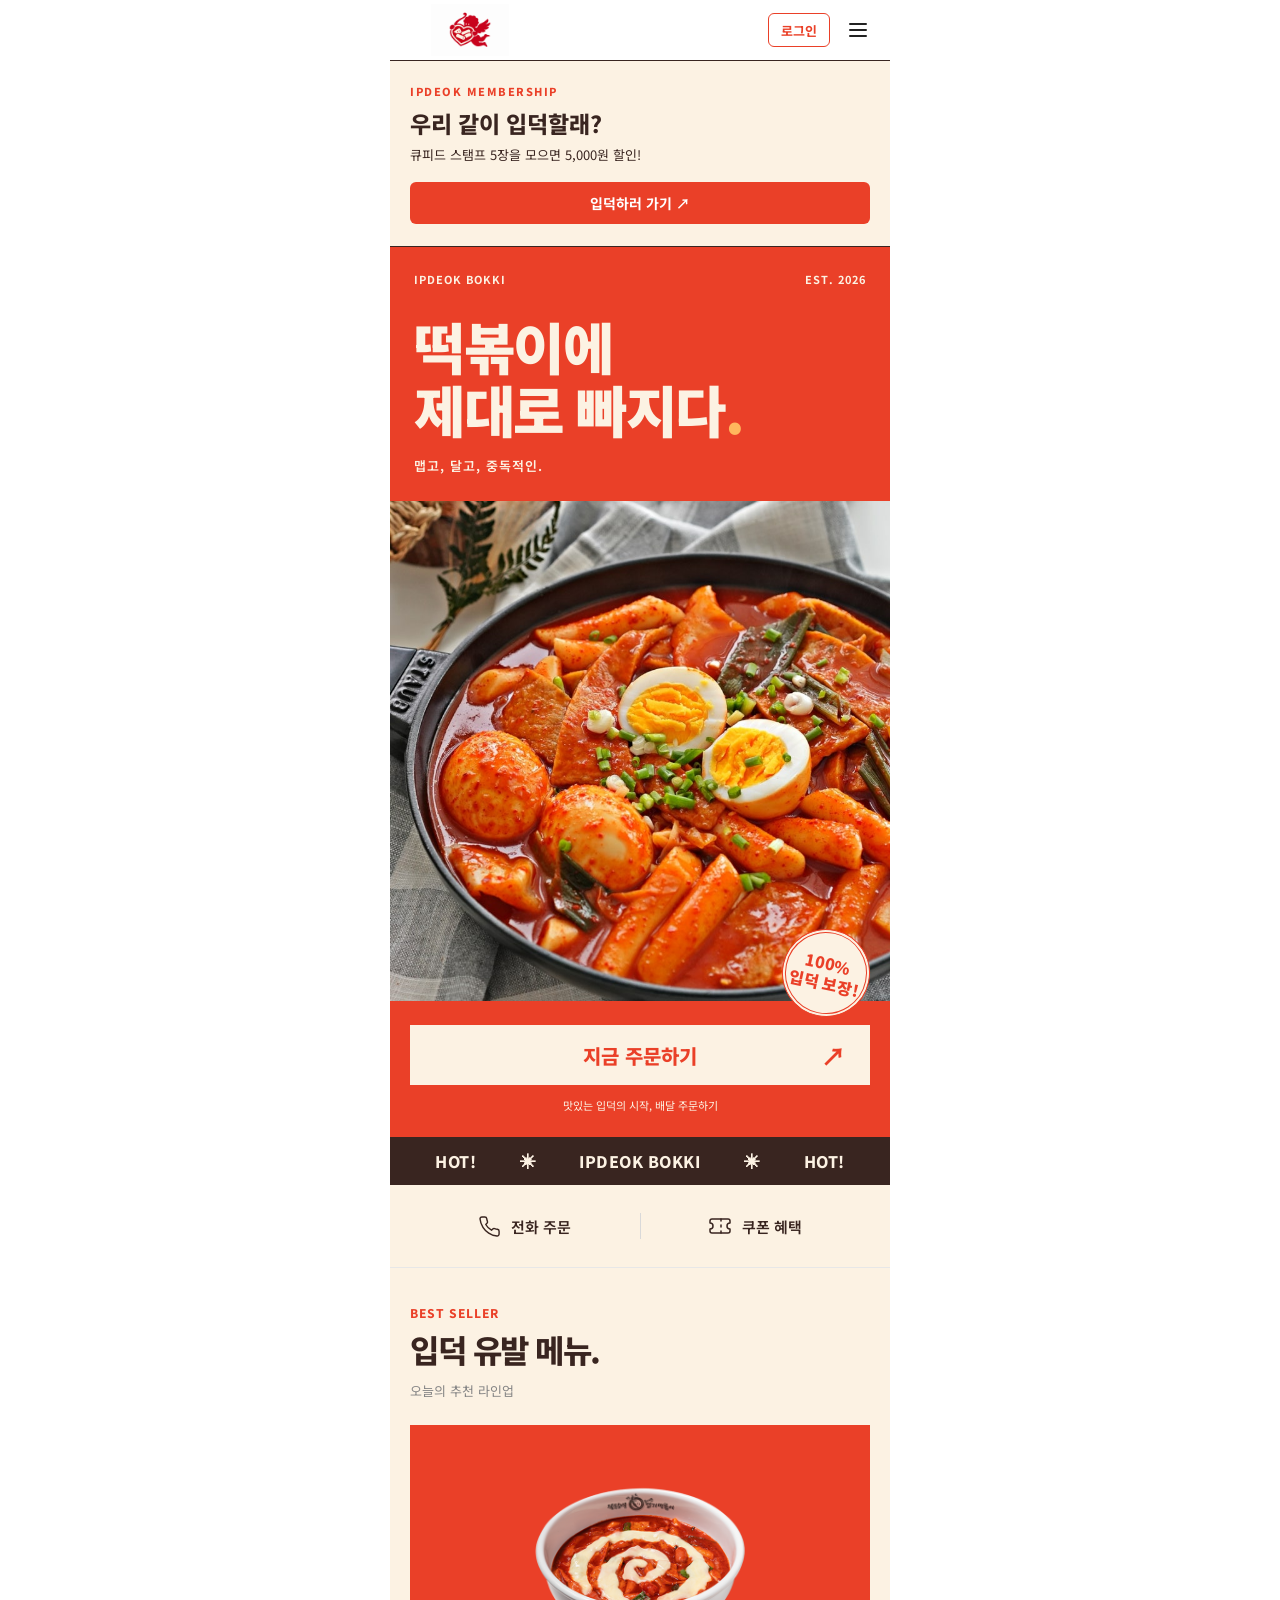
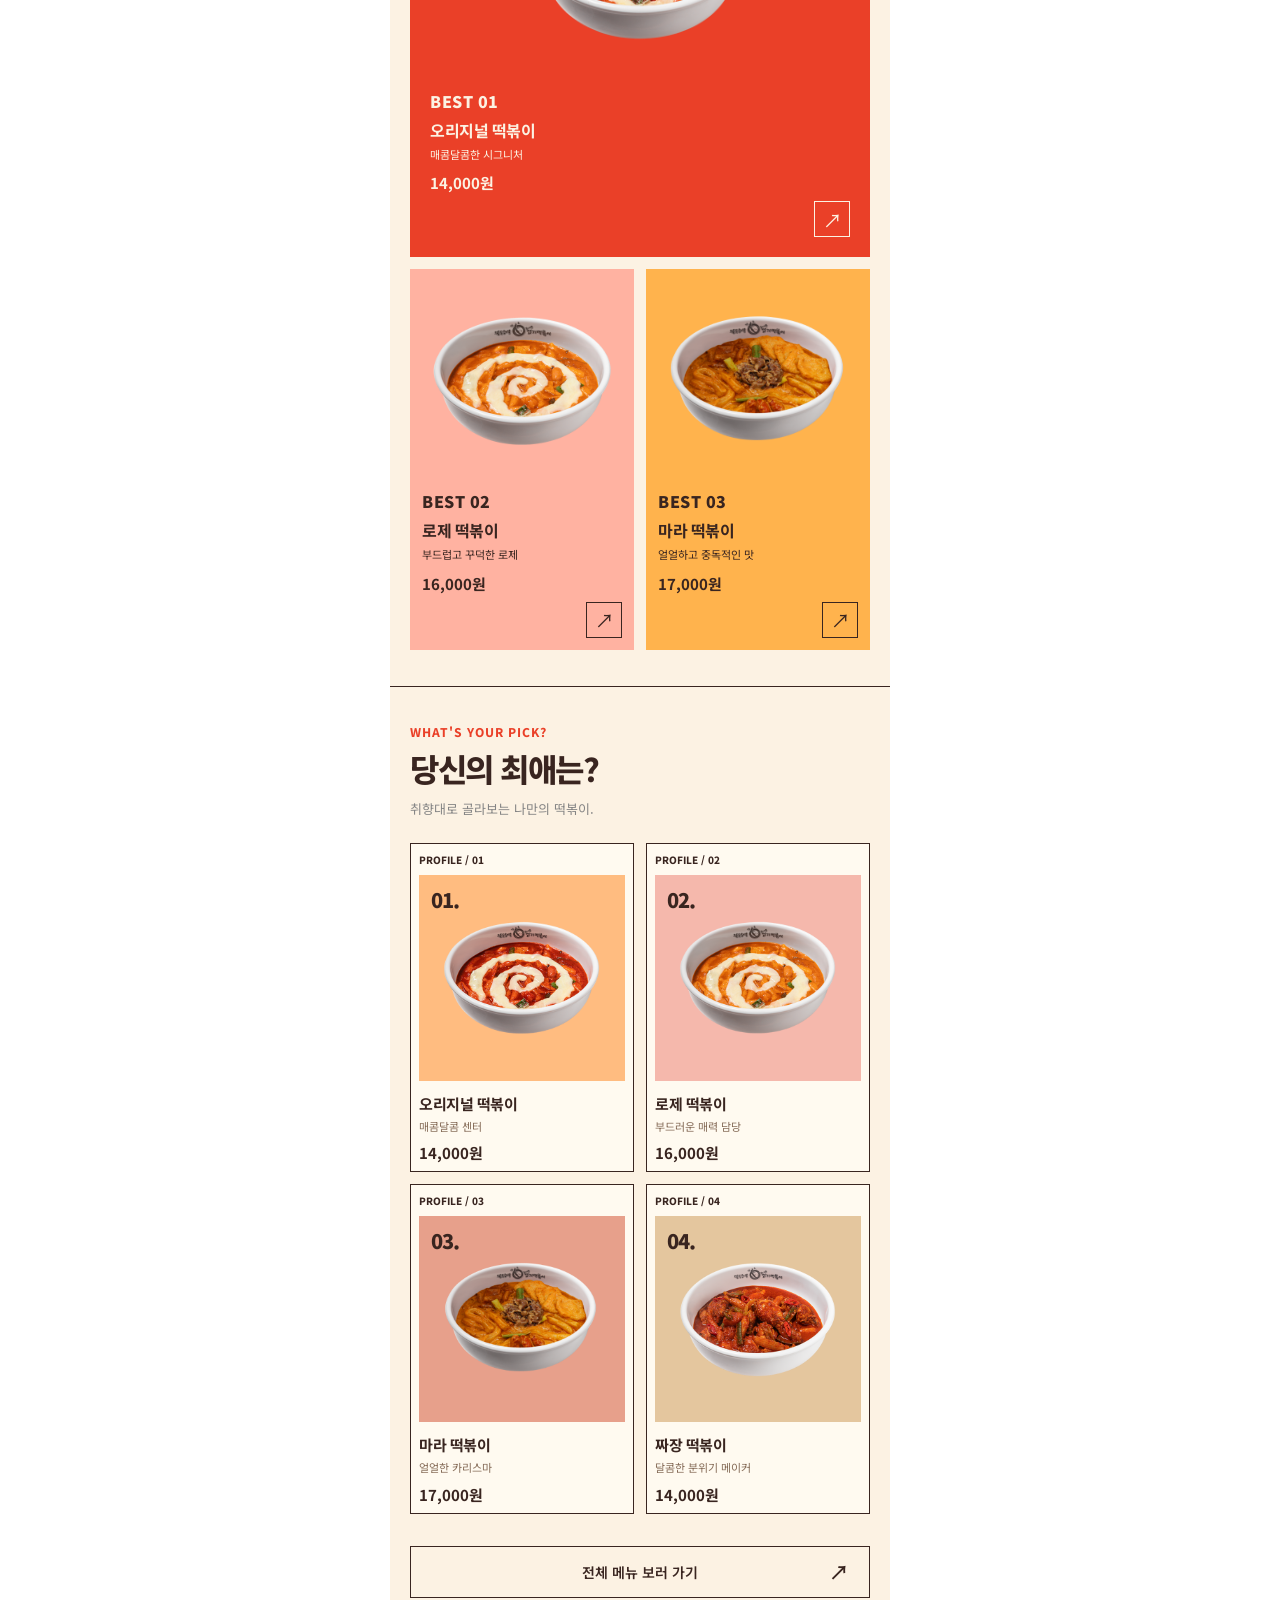
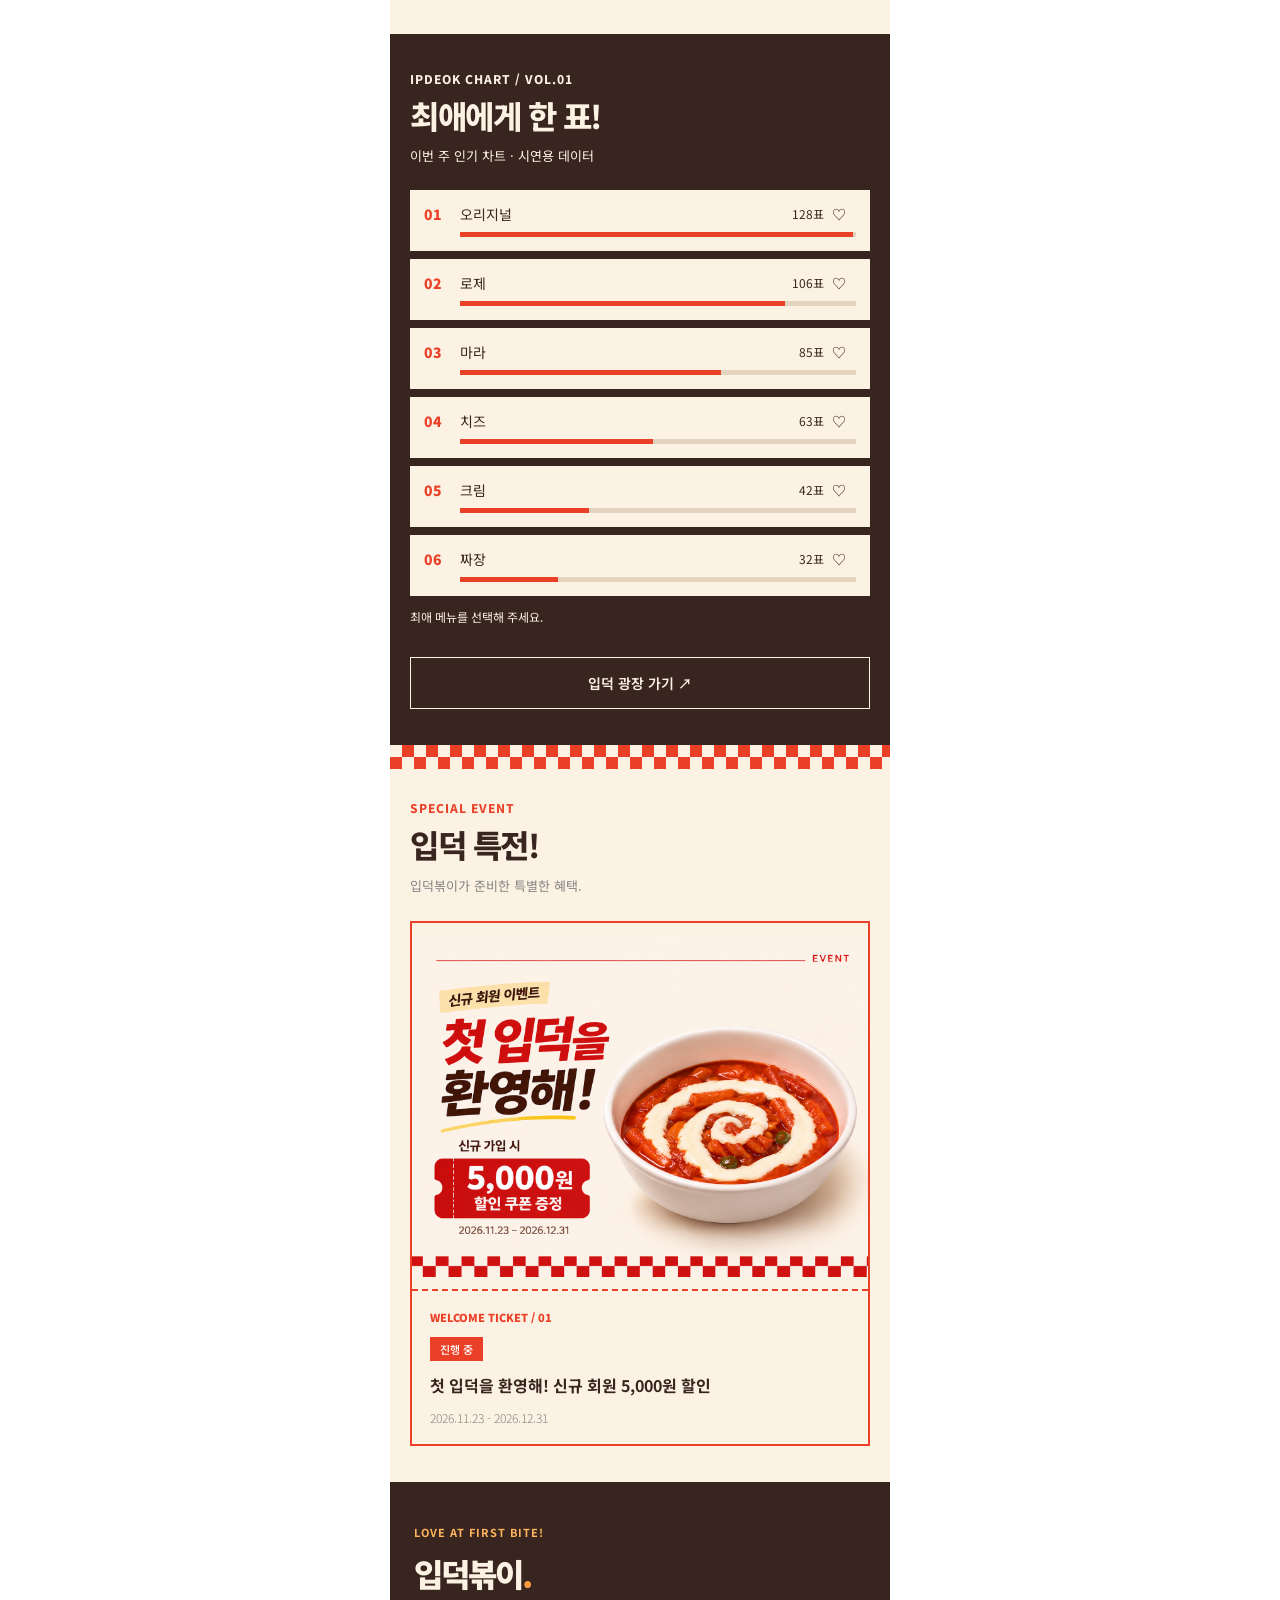
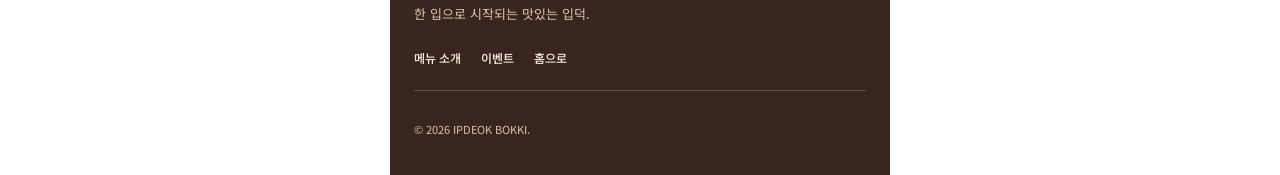
<file: index.html>
<!DOCTYPE html>

<html lang="ko">
<head>
<meta charset="utf-8"/>
<meta content="width=device-width, initial-scale=1.0" name="viewport"/>
<title>입덕볶이</title>
<link href="CSS/style.css?v=3" rel="stylesheet"/>
<link href="CSS/main.css" rel="stylesheet"/>
<script src="JS/auth.js"></script>
</head>
<body>
<div class="wrap">
<header class="header">
<a class="logo" href="index.html">
<img alt="입덕볶이" src="img/logo.png"/>
</a>
<input class="menu-toggle" id="menu-toggle" type="checkbox"/>
<label class="menu-btn" for="menu-toggle">
<svg fill="none" height="24" stroke="currentColor" stroke-linecap="round" stroke-linejoin="round" stroke-width="2" viewbox="0 0 24 24" width="24">
<path d="M4 6h16"></path>
<path d="M4 12h16"></path>
<path d="M4 18h16"></path>
</svg>
</label>
<label class="menu-overlay" for="menu-toggle"></label>
<nav class="side-menu">
<div class="side-menu-header">
<h2>메뉴</h2>
<label class="close-btn" for="menu-toggle">
<svg fill="none" height="24" stroke="currentColor" stroke-linecap="round" stroke-linejoin="round" stroke-width="2" viewbox="0 0 24 24" width="24">
<path d="m18 6-12 12"></path>
<path d="m6 6 12 12"></path>
</svg>
</label>
</div>
<ul class="side-menu-list">
<li><a href="sub/lists/lists.html">떡볶이 메뉴</a></li>
<li><a href="sub/about/about.html">소개</a></li>
<li><a href="sub/community/community.html">커뮤니티</a></li>
<li><a href="sub/login/login.html">로그인</a></li>
</ul>
</nav>
</header>
<main class="home-main">
<section class="hero-section">
<div class="hero-copy">
<div class="hero-top">
<span>IPDEOK BOKKI</span>
<span>EST. 2026</span>
</div>
<h1>떡볶이에<br/>제대로 빠지다<span>.</span></h1>
<p>맵고, 달고, 중독적인.</p>
</div>
<div class="hero-img"></div><div class="hero-stamp">100%<br/>입덕 보장!</div>
<div class="order-wrap">
<a class="delivery-btn" href="sub/lists/lists.html">지금 주문하기 <span>↗</span>
</a>
<p class="order-caption">맛있는 입덕의 시작, 배달 주문하기</p>
</div>
</section>
<div class="brand-strip">
<span>HOT!</span>
<span>✳</span>
<span>IPDEOK BOKKI</span>
<span>✳</span>
<span>HOT!</span>
</div>
<div class="quick-order">
<button class="phone-btn" type="button">
<svg fill="none" height="23" stroke="currentColor" stroke-linecap="round" stroke-linejoin="round" stroke-width="1.5" viewbox="0 0 24 24" width="23">
<path d="M22 16.92v3a2 2 0 0 1-2.18 2
                        19.79 19.79 0 0 1-8.63-3.07
                        19.5 19.5 0 0 1-6-6
                        19.79 19.79 0 0 1-3.07-8.67
                        A2 2 0 0 1 4.11 2h3
                        a2 2 0 0 1 2 1.72
                        12.84 12.84 0 0 0 .7 2.81
                        2 2 0 0 1-.45 2.11L8.09 9.91
                        a16 16 0 0 0 6 6l1.27-1.27
                        a2 2 0 0 1 2.11-.45
                        12.84 12.84 0 0 0 2.81.7
                        A2 2 0 0 1 22 16.92z"></path>
</svg>

                    전화 주문

                </button>
<div class="quick-divider"></div>
<a class="coupon-btn" href="#event">
<svg fill="none" height="24" stroke="currentColor" stroke-linecap="round" stroke-linejoin="round" stroke-width="1.5" viewbox="0 0 24 24" width="24">
<path d="M4 5h16a2 2 0 0 1 2 2v2
                        a3 3 0 0 0 0 6v2a2 2 0 0 1-2 2H4
                        a2 2 0 0 1-2-2v-2a3 3 0 0 0 0-6V7
                        a2 2 0 0 1 2-2z"></path>
<path d="M13 5v2m0 4v2m0 4v2"></path>
</svg>

                    쿠폰 혜택

                </a>
</div>
<section class="recommend-section">
<div class="home-heading">
<span class="english-title">BEST SELLER</span>
<h2>입덕 유발 메뉴.</h2>
<p>오늘의 추천 라인업</p>
</div>
<div class="recommend-slider">
<article class="recommend-card best-card">
<div class="recommend-img recommend-img1"></div>
<div class="recommend-info">
<span class="rank-label">BEST 01</span>
<h3>오리지널 떡볶이</h3>
<p>매콤달콤한 시그니처</p>
<strong>14,000원</strong>
</div>
<a class="recommend-btn" href="sub/detail/detail.html?id=1">
                            ↗
                        </a>
</article>
<article class="recommend-card side-card">
<div class="recommend-img recommend-img2"></div>
<div class="recommend-info">
<span class="rank-label">BEST 02</span>
<h3>로제 떡볶이</h3>
<p>부드럽고 꾸덕한 로제</p>
<strong>16,000원</strong>
</div>
<a class="recommend-btn" href="sub/detail/detail.html?id=2">
                            ↗
                        </a>
</article>
<article class="recommend-card side-card">
<div class="recommend-img recommend-img3"></div>
<div class="recommend-info">
<span class="rank-label">BEST 03</span>
<h3>마라 떡볶이</h3>
<p>얼얼하고 중독적인 맛</p>
<strong>17,000원</strong>
</div>
<a class="recommend-btn" href="sub/detail/detail.html?id=3">
                            ↗
                        </a>
</article>
</div>
</section>
<section class="menu-section">
<div class="home-heading">
<span class="english-title">WHAT'S YOUR PICK?</span>
<h2>당신의 최애는?</h2>
<p>취향대로 골라보는 나만의 떡볶이.</p>
</div>
<div class="menu-grid">
<a class="menu-item" href="sub/detail/detail.html?id=1"><span class="profile-label">PROFILE / 01</span>
<div class="menu-img menu-img1">
<span class="menu-number">01.</span>
</div>
<h3>오리지널 떡볶이</h3>
<p>매콤달콤 센터</p>
<strong>14,000원</strong>
</a>
<a class="menu-item" href="sub/detail/detail.html?id=2"><span class="profile-label">PROFILE / 02</span>
<div class="menu-img menu-img2">
<span class="menu-number">02.</span>
</div>
<h3>로제 떡볶이</h3>
<p>부드러운 매력 담당</p>
<strong>16,000원</strong>
</a>
<a class="menu-item" href="sub/detail/detail.html?id=3"><span class="profile-label">PROFILE / 03</span>
<div class="menu-img menu-img3">
<span class="menu-number">03.</span>
</div>
<h3>마라 떡볶이</h3>
<p>얼얼한 카리스마</p>
<strong>17,000원</strong>
</a>
<a class="menu-item" href="sub/detail/detail.html?id=4"><span class="profile-label">PROFILE / 04</span>
<div class="menu-img menu-img4">
<span class="menu-number">04.</span>
</div>
<h3>짜장 떡볶이</h3>
<p>달콤한 분위기 메이커</p>
<strong>14,000원</strong>
</a>
</div>
<a class="all-menu-btn" href="sub/lists/lists.html">
                    전체 메뉴 보러 가기
                    <span>↗</span>
</a>
</section>
<section class="fan-chart"><div class="home-heading"><span class="english-title">IPDEOK CHART / VOL.01</span><h2>최애에게 한 표!</h2><p>이번 주 인기 차트 · 시연용 데이터</p></div><div id="chart-list"></div><p aria-live="polite" id="vote-status">최애 메뉴를 선택해 주세요.</p><a class="all-menu-btn" href="sub/community/community.html">입덕 광장 가기 ↗</a></section><section class="event-section" id="event">
<div class="home-heading">
<span class="english-title">SPECIAL EVENT</span>
<h2>입덕 특전!</h2>
<p>입덕볶이가 준비한 특별한 혜택.</p>
</div>
<article class="event-card">
<div class="event-img"></div>
<div class="event-content"><div class="ticket-label">WELCOME TICKET / 01</div>
<span class="event-category">진행 중</span>
<h3 class="event-title">
                            첫 입덕을 환영해!
                            신규 회원 5,000원 할인
                        </h3>
<p class="event-date">
                            2026.11.23 - 2026.12.31
                        </p>
</div>
</article>
</section>
</main>
<footer class="home-footer">
<span class="footer-caption">LOVE AT FIRST BITE!</span>
<h2>입덕볶이<span>.</span></h2>
<p>한 입으로 시작되는 맛있는 입덕.</p>
<div class="footer-links">
<a href="sub/lists/lists.html">메뉴 소개</a>
<a href="#event">이벤트</a>
<a href="index.html">홈으로</a>
</div>
<div class="footer-divider"></div>
<small>© 2026 IPDEOK BOKKI.</small>
</footer>
</div>
<script>
const names=['오리지널','로제','마라','치즈','크림','짜장'];
const counts=[128,106,85,63,42,32];
let vote=-1;try{const v=localStorage.getItem('ipdeokVote');if(v!==null&&/^[0-5]$/.test(v))vote=Number(v);}catch(e){}
function drawChart(){const list=document.getElementById('chart-list');list.replaceChildren();const ranks=names.map((name,i)=>({name,i,count:counts[i]+(vote===i?1:0)})).sort((a,b)=>b.count-a.count);ranks.forEach((item,rank)=>{const b=document.createElement('button');b.type='button';b.className='chart-row'+(vote===item.i?' chosen':'');b.setAttribute('aria-pressed',String(vote===item.i));b.innerHTML=`<span class="chart-rank">0${rank+1}</span><span>${item.name}</span><span class="chart-count">${item.count}표</span><span aria-hidden="true">${vote===item.i?'♥':'♡'}</span><span class="chart-track"><span style="width:${item.count/129*100}%"></span></span>`;b.onclick=()=>{vote=vote===item.i?-1:item.i;try{localStorage.setItem('ipdeokVote',String(vote));}catch(e){}drawChart();};list.append(b);});document.getElementById('vote-status').textContent=vote<0?'최애 메뉴를 선택해 주세요.':names[vote]+'에게 투표 완료!';}drawChart();
</script></body>
</html>
</file>
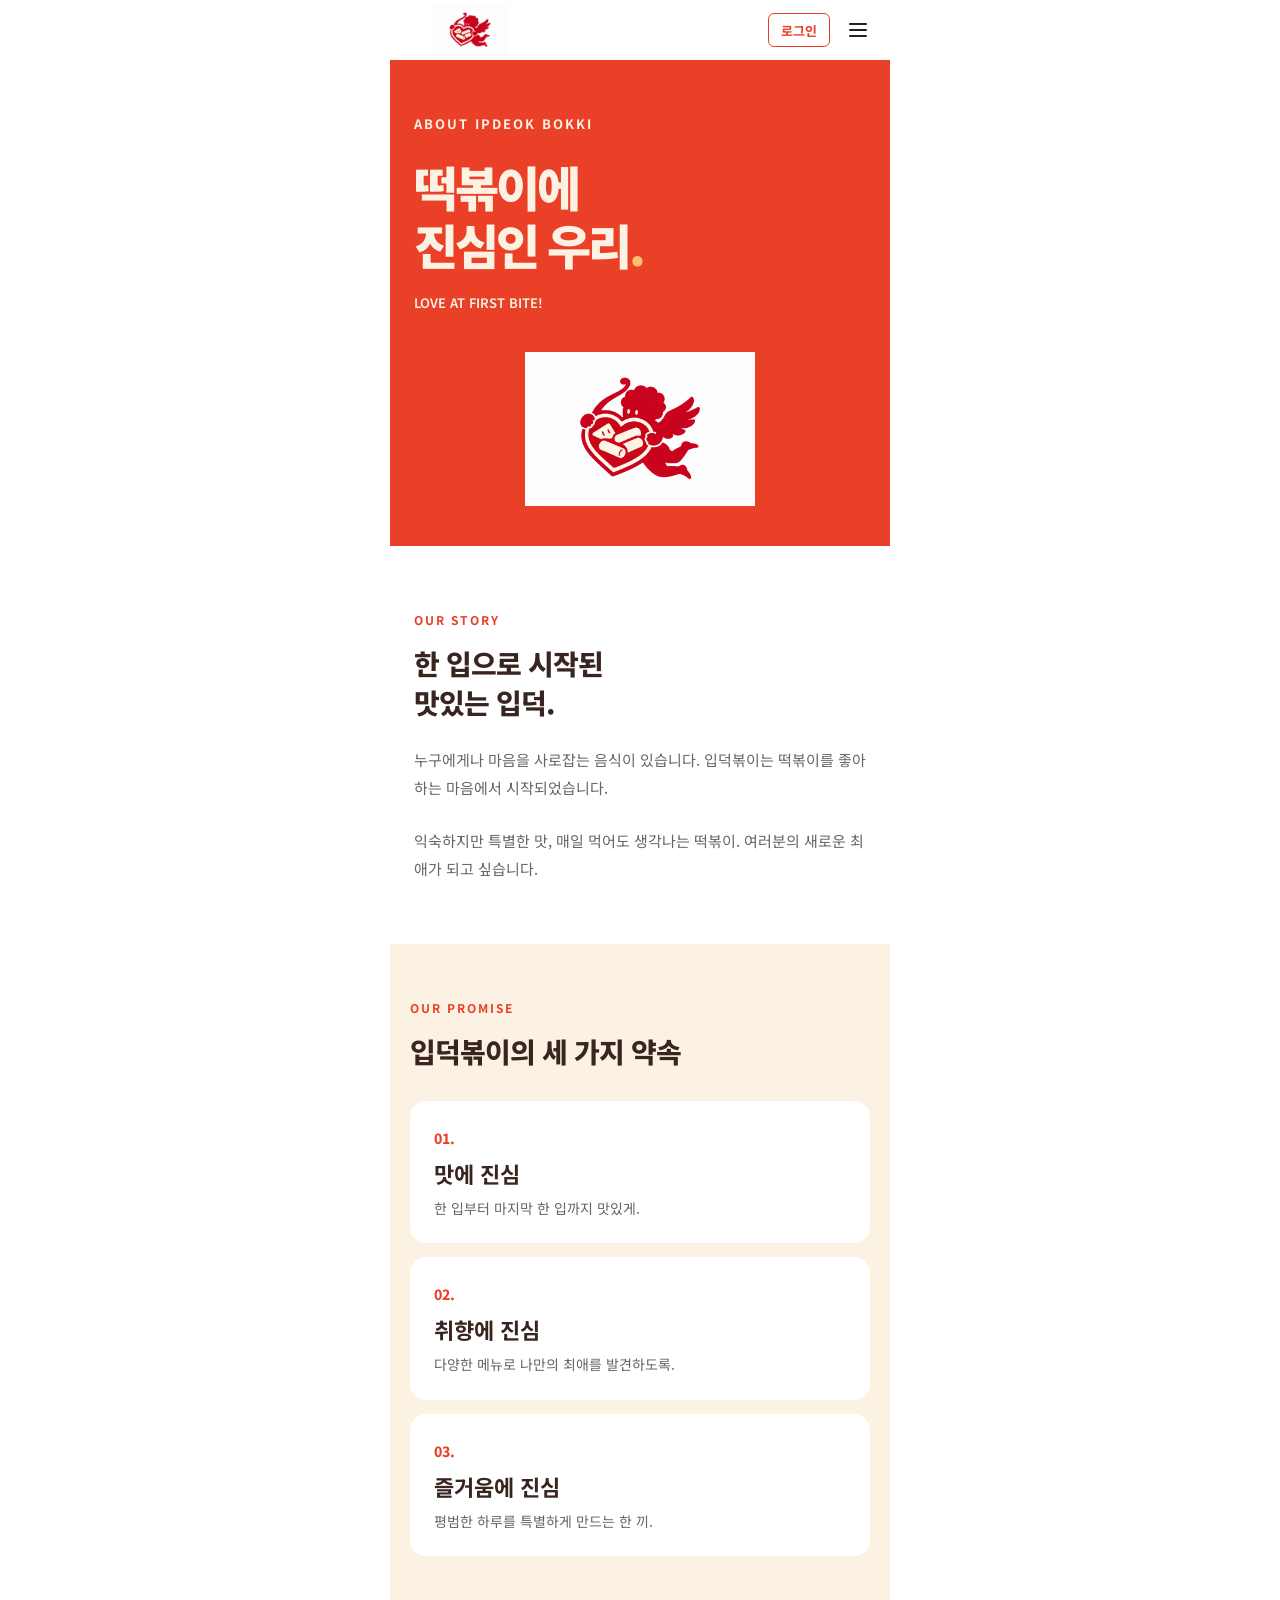
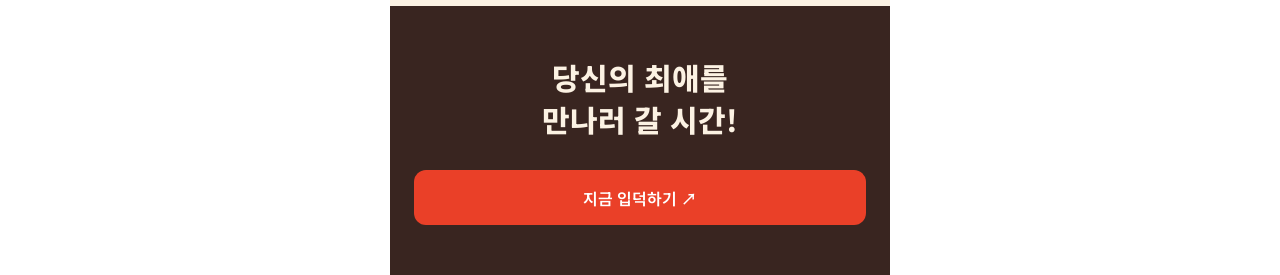
<file: sub/about/about.html>
<!DOCTYPE html>
<html lang="ko">
<head>
    <meta charset="UTF-8">
    <meta name="viewport" content="width=device-width, initial-scale=1.0">
    <title>입덕볶이 | 브랜드 소개</title>
    <link rel="stylesheet" href="../../CSS/style.css">
    <link rel="stylesheet" href="CSS/about.css">
<script src="../../JS/auth.js"></script>
</head>
<body>

<div class="wrap">

    <header class="header">
        <a href="../../index.html" class="logo">
            <img src="../../img/logo.png" alt="입덕볶이">
        </a>

        <input type="checkbox" id="menu-toggle" class="menu-toggle">

        <label for="menu-toggle" class="menu-btn">
            <svg width="24" height="24" viewBox="0 0 24 24"
                fill="none" stroke="currentColor" stroke-width="2"
                stroke-linecap="round">
                <path d="M4 6h16M4 12h16M4 18h16"/>
            </svg>
        </label>

        <label for="menu-toggle" class="menu-overlay"></label>

        <nav class="side-menu">
            <div class="side-menu-header">
                <h2>메뉴</h2>
                <label for="menu-toggle" class="close-btn">✕</label>
            </div>

                <ul class="side-menu-list">
                <li><a href="../about/about.html">소개</a></li>
                <li><a href="../community/community.html">커뮤니티</a></li>
                <li><a href="../login/login.html">로그인</a></li>
                </ul>
            
        </nav>
    </header>

    <main class="about-main">

        <section class="about-hero">
            <span>ABOUT IPDEOK BOKKI</span>
            <h1>떡볶이에<br>진심인 우리<span>.</span></h1>
            <p>LOVE AT FIRST BITE!</p>
            <img src="../../img/logo.png" alt="입덕볶이">
        </section>

        <section class="about-story">
            <span class="about-label">OUR STORY</span>
            <h2>한 입으로 시작된<br>맛있는 입덕.</h2>

            <p>
                누구에게나 마음을 사로잡는 음식이 있습니다.
                입덕볶이는 떡볶이를 좋아하는 마음에서
                시작되었습니다.
            </p>

            <p>
                익숙하지만 특별한 맛,
                매일 먹어도 생각나는 떡볶이.
                여러분의 새로운 최애가 되고 싶습니다.
            </p>
        </section>

        <section class="about-values">
            <span class="about-label">OUR PROMISE</span>
            <h2>입덕볶이의 세 가지 약속</h2>

            <article class="value-card">
                <span>01.</span>
                <h3>맛에 진심</h3>
                <p>한 입부터 마지막 한 입까지 맛있게.</p>
            </article>

            <article class="value-card">
                <span>02.</span>
                <h3>취향에 진심</h3>
                <p>다양한 메뉴로 나만의 최애를 발견하도록.</p>
            </article>

            <article class="value-card">
                <span>03.</span>
                <h3>즐거움에 진심</h3>
                <p>평범한 하루를 특별하게 만드는 한 끼.</p>
            </article>
        </section>

        <section class="about-bottom">
            <h2>당신의 최애를<br>만나러 갈 시간!</h2>
            <a href="../lists/lists.html">지금 입덕하기 ↗</a>
        </section>

    </main>

</div>

</body>
</html>
</file>
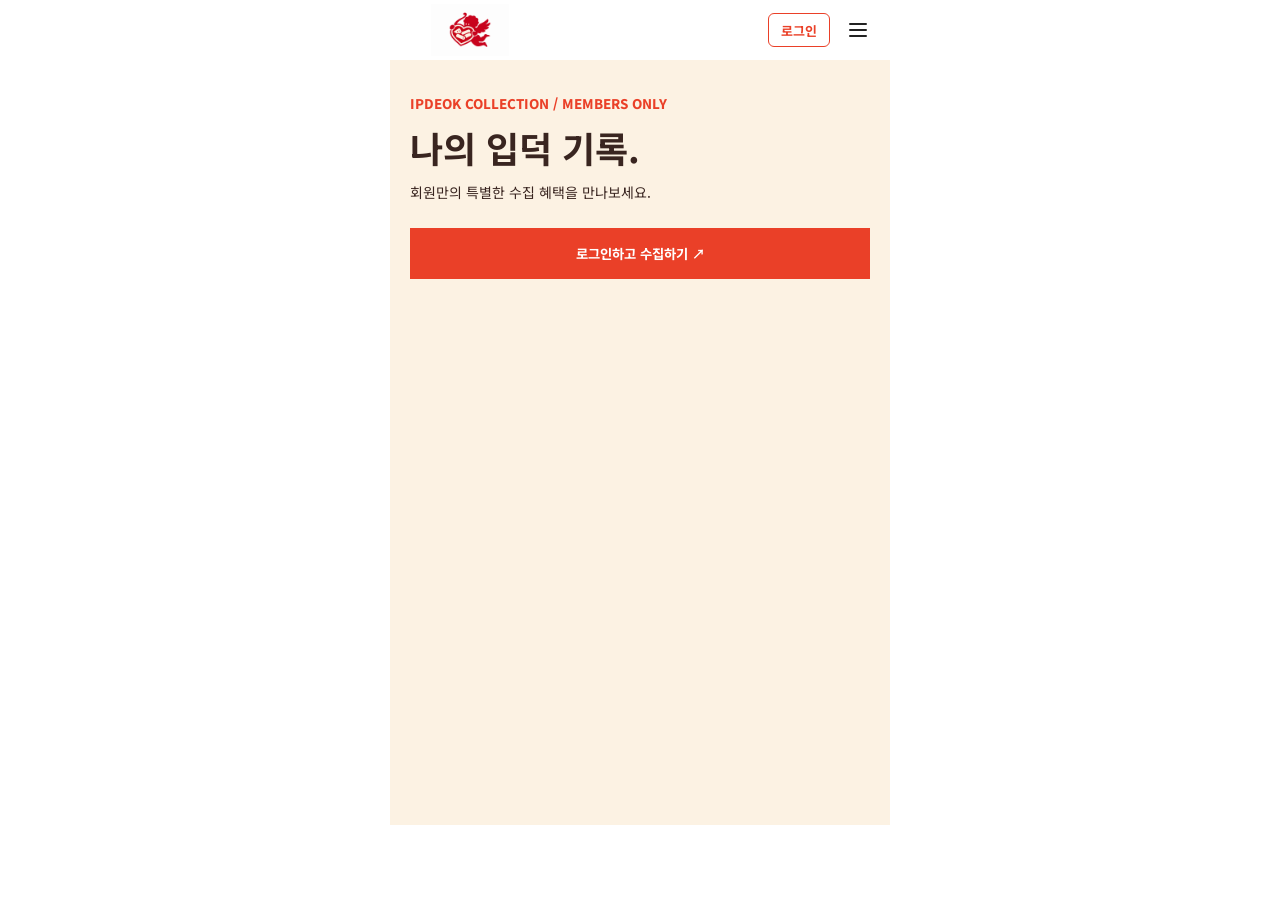
<file: sub/collection/collection.html>
<!doctype html><html lang="ko"><head><meta charset="utf-8"><meta name="viewport" content="width=device-width,initial-scale=1"><title>입덕볶이 | 나의 컬렉션</title><link rel="stylesheet" href="../../CSS/style.css"><link rel="stylesheet" href="CSS/collection.css"><script src="../../JS/auth.js"></script></head><body><div class="wrap"><header class="header">

        <a href="../../index.html" class="logo">
            <img src="../../img/logo.png" alt="입덕볶이">
        </a>

        <input type="checkbox" id="menu-toggle" class="menu-toggle">

        <label for="menu-toggle" class="menu-btn">
            <svg width="24" height="24" viewBox="0 0 24 24"
                fill="none" stroke="currentColor" stroke-width="2"
                stroke-linecap="round">
                <path d="M4 6h16"/>
                <path d="M4 12h16"/>
                <path d="M4 18h16"/>
            </svg>
        </label>

        <label for="menu-toggle" class="menu-overlay"></label>

        <nav class="side-menu">

            <div class="side-menu-header">
                <h2>메뉴</h2>
                <label for="menu-toggle" class="close-btn">✕</label>
            </div>

            <ul class="side-menu-list">
                <li><a href="../about/about.html">소개</a></li>
                <li><a href="../community/community.html">커뮤니티</a></li>
                <li><a href="../login/login.html">로그인</a></li>
            </ul>

        </nav>

    </header><main class="collection-main"><small>IPDEOK COLLECTION / MEMBERS ONLY</small><h1>나의 입덕 기록.</h1><p id="intro"></p><section id="guest" hidden><button id="login">로그인하고 수집하기 ↗</button></section><div id="member" hidden><section class="reward"><img src="img/stamp_big_coupon.png" alt="BIG COUPON"><div><h2 id="progress"></h2><p id="remaining"></p><progress id="bar" max="5" value="0"></progress><p id="coupons"></p></div></section><div id="pending-stamps"></div><h2>MY STAMPS <span id="count"></span></h2><div id="cards"></div><a class="collection-cta" href="../lists/lists.html">다음 최애 만나러 가기 ↗</a></div></main></div><script src="JS/collection.js"></script></body></html>
</file>
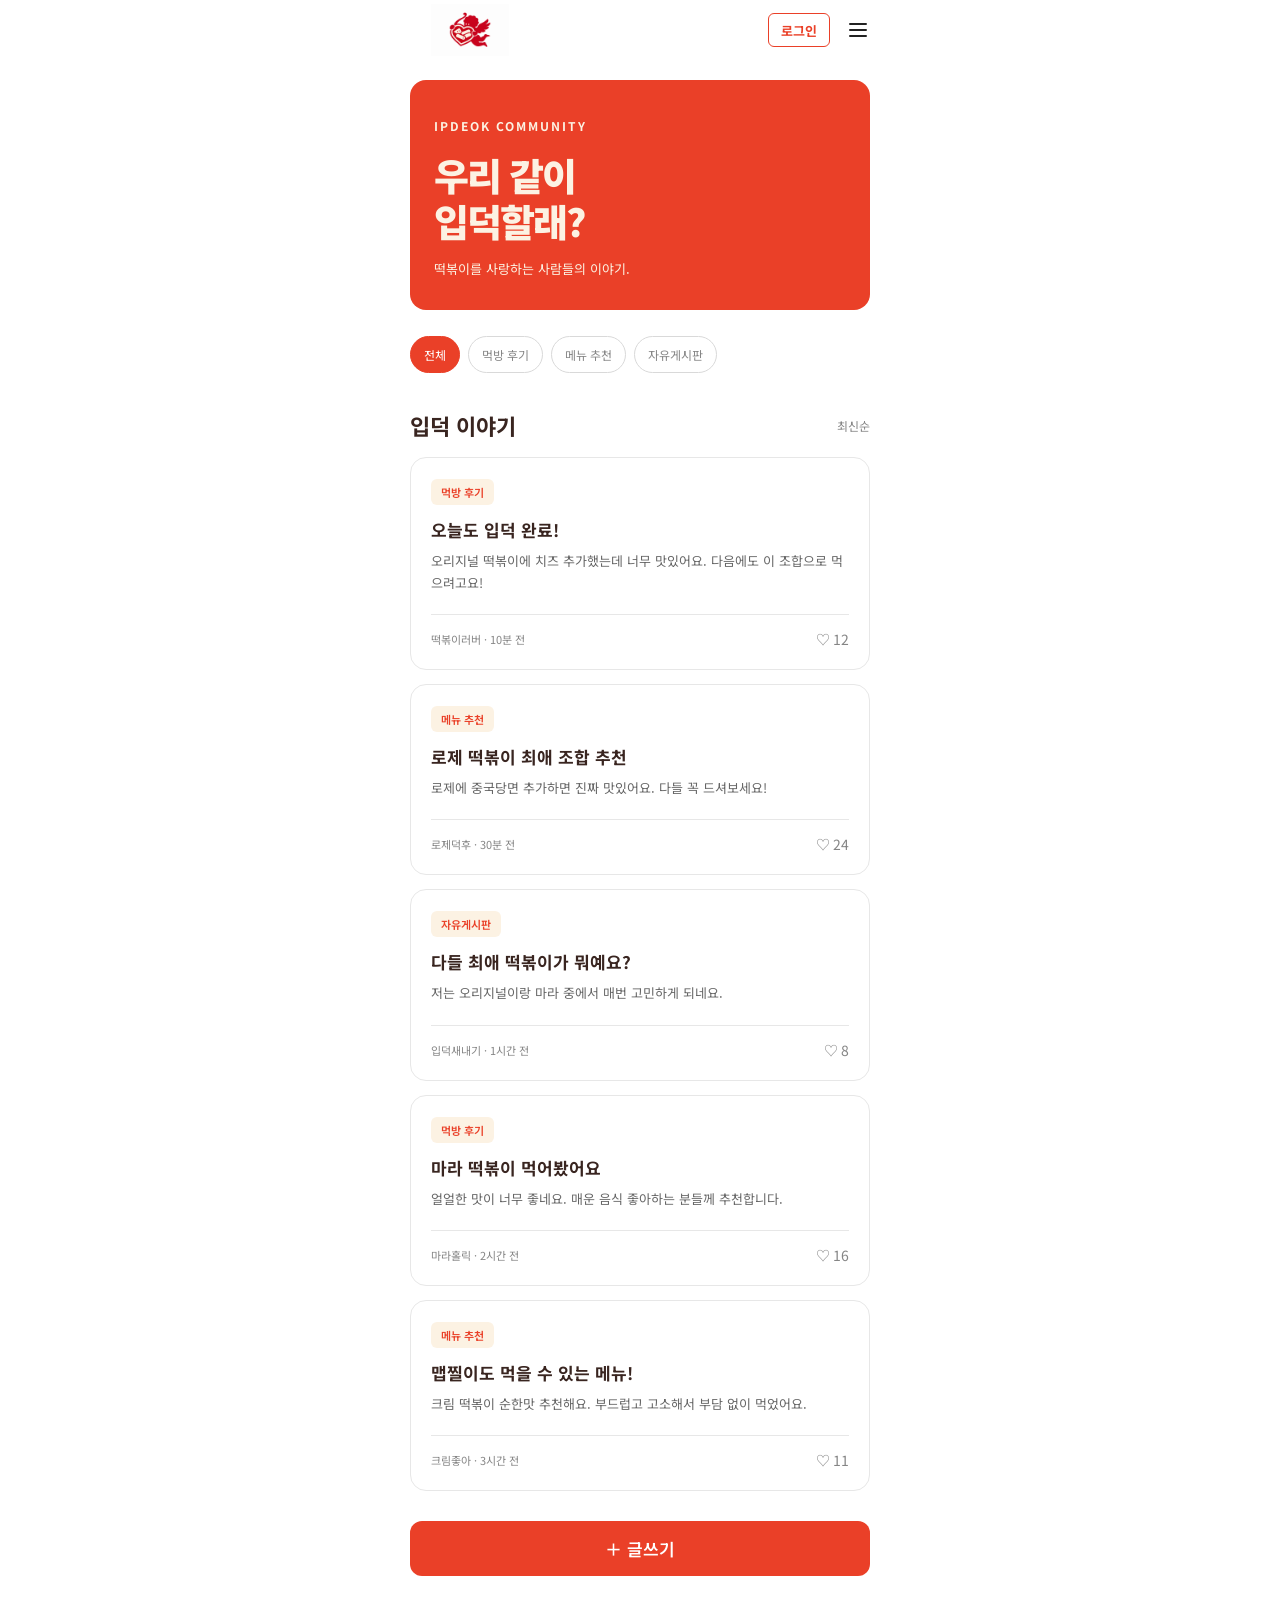
<file: sub/community/community.html>
<!DOCTYPE html>
<html lang="ko">
<head>
    <meta charset="UTF-8">
    <meta name="viewport" content="width=device-width, initial-scale=1.0">
    <title>입덕볶이 | 커뮤니티</title>
    <link rel="stylesheet" href="../../CSS/style.css">
    <link rel="stylesheet" href="CSS/community.css">
<script src="../../JS/auth.js"></script>
</head>
<body>

<div class="wrap">

    <header class="header">
        <a href="../../index.html" class="logo">
            <img src="../../img/logo.png" alt="입덕볶이">
        </a>

        <input type="checkbox" id="menu-toggle" class="menu-toggle">

        <label for="menu-toggle" class="menu-btn">
            <svg width="24" height="24" viewBox="0 0 24 24"
                fill="none" stroke="currentColor" stroke-width="2"
                stroke-linecap="round">
                <path d="M4 6h16M4 12h16M4 18h16"/>
            </svg>
        </label>

        <label for="menu-toggle" class="menu-overlay"></label>

        <nav class="side-menu">
            <div class="side-menu-header">
                <h2>메뉴</h2>
                <label for="menu-toggle" class="close-btn">✕</label>
            </div>

                  <ul class="side-menu-list">
                <li><a href="../about/about.html">소개</a></li>
                <li><a href="../community/community.html">커뮤니티</a></li>
                <li><a href="../login/login.html">로그인</a></li>
                </ul>
        </nav>
    </header>

    <main class="community-main">

        <section class="community-banner">
            <span>IPDEOK COMMUNITY</span>
            <h1>우리 같이<br>입덕할래?</h1>
            <p>떡볶이를 사랑하는 사람들의 이야기.</p>
        </section>

        <div class="community-tabs">
            <button class="community-tab active" data-category="all">전체</button>
            <button class="community-tab" data-category="review">먹방 후기</button>
            <button class="community-tab" data-category="recommend">메뉴 추천</button>
            <button class="community-tab" data-category="free">자유게시판</button>
        </div>

        <div class="community-heading">
            <h2>입덕 이야기</h2>
            <span>최신순</span>
        </div>

        <div class="post-list">

            <article class="post-card" data-category="review">
                <span class="post-category">먹방 후기</span>
                <h3>오늘도 입덕 완료!</h3>
                <p>오리지널 떡볶이에 치즈 추가했는데 너무 맛있어요. 다음에도 이 조합으로 먹으려고요!</p>
                <div class="post-bottom">
                    <span>떡볶이러버 · 10분 전</span>
                    <button class="like-btn" data-count="12">♡ 12</button>
                </div>
            </article>

            <article class="post-card" data-category="recommend">
                <span class="post-category">메뉴 추천</span>
                <h3>로제 떡볶이 최애 조합 추천</h3>
                <p>로제에 중국당면 추가하면 진짜 맛있어요. 다들 꼭 드셔보세요!</p>
                <div class="post-bottom">
                    <span>로제덕후 · 30분 전</span>
                    <button class="like-btn" data-count="24">♡ 24</button>
                </div>
            </article>

            <article class="post-card" data-category="free">
                <span class="post-category">자유게시판</span>
                <h3>다들 최애 떡볶이가 뭐예요?</h3>
                <p>저는 오리지널이랑 마라 중에서 매번 고민하게 되네요.</p>
                <div class="post-bottom">
                    <span>입덕새내기 · 1시간 전</span>
                    <button class="like-btn" data-count="8">♡ 8</button>
                </div>
            </article>

            <article class="post-card" data-category="review">
                <span class="post-category">먹방 후기</span>
                <h3>마라 떡볶이 먹어봤어요</h3>
                <p>얼얼한 맛이 너무 좋네요. 매운 음식 좋아하는 분들께 추천합니다.</p>
                <div class="post-bottom">
                    <span>마라홀릭 · 2시간 전</span>
                    <button class="like-btn" data-count="16">♡ 16</button>
                </div>
            </article>

            <article class="post-card" data-category="recommend">
                <span class="post-category">메뉴 추천</span>
                <h3>맵찔이도 먹을 수 있는 메뉴!</h3>
                <p>크림 떡볶이 순한맛 추천해요. 부드럽고 고소해서 부담 없이 먹었어요.</p>
                <div class="post-bottom">
                    <span>크림좋아 · 3시간 전</span>
                    <button class="like-btn" data-count="11">♡ 11</button>
                </div>
            </article>

        </div>

        <button type="button" id="write-btn" class="write-btn">＋ 글쓰기</button>
        <form id="post-form" hidden>
          <h2>입덕 이야기 작성</h2>
          <label>카테고리<select id="post-category"><option value="review">먹방 후기</option><option value="recommend">메뉴 추천</option><option value="free">자유게시판</option></select></label>
          <label>제목<input id="post-title" required maxlength="80"></label>
          <label>내용<textarea id="post-body" required maxlength="2000" rows="5"></textarea></label>
          <div class="post-actions"><button type="button" id="cancel-post">취소</button><button type="submit">등록하기</button></div>
        </form>

    </main>

</div>

<script src="JS/community.js"></script>
</body>
</html>
</file>
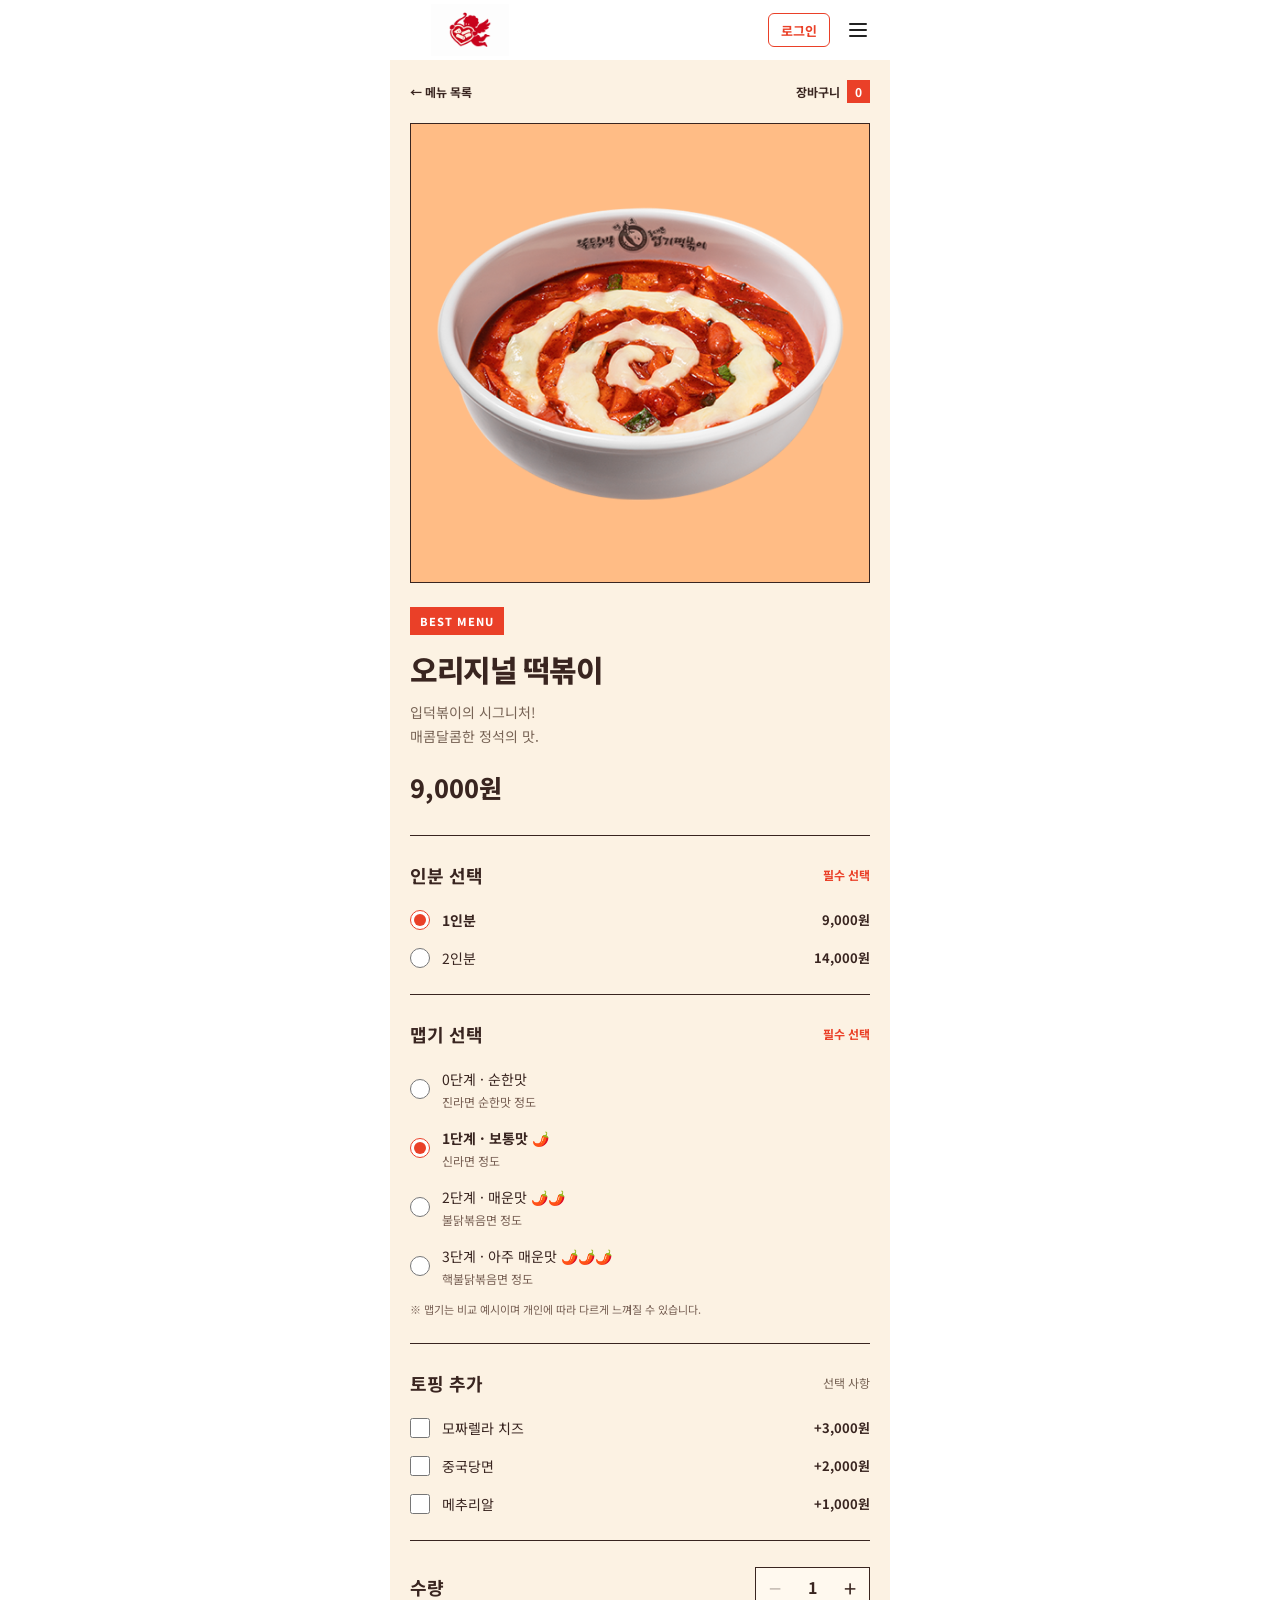
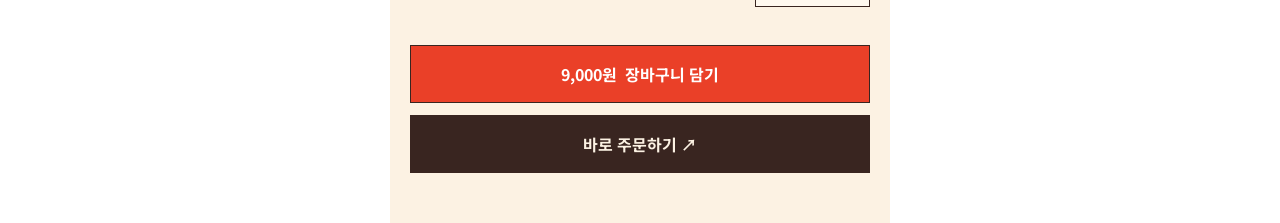
<file: sub/detail/detail.html>
<!DOCTYPE html>
<html lang="ko">
<head>
    <meta charset="UTF-8">
    <meta name="viewport" content="width=device-width, initial-scale=1.0">
    <title>입덕볶이 | 메뉴 상세</title>
    <link rel="stylesheet" href="../../CSS/style.css">
    <link rel="stylesheet" href="CSS/detail.css">
<script src="../../JS/auth.js"></script>
</head>
<body>

<div class="wrap">

    <header class="header">

        <a href="../../index.html" class="logo">
            <img src="../../img/logo.png" alt="입덕볶이">
        </a>

        <input type="checkbox" id="menu-toggle" class="menu-toggle">

        <label for="menu-toggle" class="menu-btn">
            <svg width="24" height="24" viewBox="0 0 24 24"
                fill="none" stroke="currentColor" stroke-width="2"
                stroke-linecap="round">
                <path d="M4 6h16"/>
                <path d="M4 12h16"/>
                <path d="M4 18h16"/>
            </svg>
        </label>

        <label for="menu-toggle" class="menu-overlay"></label>

        <nav class="side-menu">

            <div class="side-menu-header">
                <h2>메뉴</h2>
                <label for="menu-toggle" class="close-btn">✕</label>
            </div>

            <ul class="side-menu-list">
                <li><a href="../about/about.html">소개</a></li>
                <li><a href="../community/community.html">커뮤니티</a></li>
                <li><a href="../login/login.html">로그인</a></li>
            </ul>

        </nav>

    </header>

    <main class="detail-main">

        <div class="detail-navigation">
            <a href="../lists/lists.html">← 메뉴 목록</a>
            <a href="../payment/payment.html">
                장바구니 <span id="cart-count">0</span>
            </a>
        </div>

        <div class="detail-img" id="detail-img"></div>

        <section class="detail-info">

            <span class="detail-badge" id="detail-badge">
                IPDEOK MENU
            </span>

            <h1 id="product-name"></h1>

            <p id="product-description"></p>

            <strong class="base-price" id="base-price"></strong>

        </section>

        <section class="detail-section" id="portion-section">

            <div class="option-heading">
                <h2>인분 선택</h2>
                <span class="required">필수 선택</span>
            </div>

            <div class="spicy-options">

                <label class="detail-option">
                    <input type="radio" name="portion" value="1" checked>
                    <span>1인분</span>
                    <strong id="portion-one"></strong>
                </label>

                <label class="detail-option">
                    <input type="radio" name="portion" value="2">
                    <span>2인분</span>
                    <strong id="portion-two"></strong>
                </label>

            </div>

        </section>

        <section class="detail-section" id="spicy-section">

            <div class="option-heading">
                <h2>맵기 선택</h2>
                <span class="required">필수 선택</span>
            </div>

            <div class="spicy-options">

                <label class="detail-option">
                    <input type="radio" name="spicy" value="순한맛">
                    <span>0단계 · 순한맛<small style="display:block;font-size:12px;font-weight:400;color:#765E52;margin-top:4px">진라면 순한맛 정도</small></span>
                </label>

                <label class="detail-option">
                    <input type="radio" name="spicy" value="보통맛" checked>
                    <span>1단계 · 보통맛 🌶️<small style="display:block;font-size:12px;font-weight:400;color:#765E52;margin-top:4px">신라면 정도</small></span>
                </label>

                <label class="detail-option">
                    <input type="radio" name="spicy" value="매운맛">
                    <span>2단계 · 매운맛 🌶️🌶️<small style="display:block;font-size:12px;font-weight:400;color:#765E52;margin-top:4px">불닭볶음면 정도</small></span>
                </label>

                <label class="detail-option">
                    <input type="radio" name="spicy" value="아주 매운맛">
                    <span>3단계 · 아주 매운맛 🌶️🌶️🌶️<small style="display:block;font-size:12px;font-weight:400;color:#765E52;margin-top:4px">핵불닭볶음면 정도</small></span>
                </label>

            </div>

        <p style="font-size:11px;color:#765E52;margin-top:14px">※ 맵기는 비교 예시이며 개인에 따라 다르게 느껴질 수 있습니다.</p>
        </section>

        <section class="detail-section" id="topping-section">

            <div class="option-heading">
                <h2>토핑 추가</h2>
                <span>선택 사항</span>
            </div>

            <div class="topping-options">

                <label class="detail-option">
                    <input type="checkbox" class="topping" value="3000">
                    <span>모짜렐라 치즈</span>
                    <strong>+3,000원</strong>
                </label>

                <label class="detail-option">
                    <input type="checkbox" class="topping" value="2000">
                    <span>중국당면</span>
                    <strong>+2,000원</strong>
                </label>

                <label class="detail-option">
                    <input type="checkbox" class="topping" value="1000">
                    <span>메추리알</span>
                    <strong>+1,000원</strong>
                </label>

            </div>

        </section>

        <section class="detail-section">

            <div class="quantity-row">

                <h2>수량</h2>

                <div class="detail-quantity">
                    <button type="button" id="minus">−</button>
                    <span id="quantity">1</span>
                    <button type="button" id="plus">+</button>
                </div>

            </div>

        </section>

        <button type="button" id="add-cart" class="detail-order-btn">
            <span id="total-price"></span>
            장바구니 담기
        </button>

        <button type="button" id="buy-now" class="buy-now">
            바로 주문하기 ↗
        </button>

    </main>

</div>

<div class="cart-overlay" id="cart-popup" hidden>

    <div class="cart-popup">

        <small>IPDEOK COLLECTION</small>

        <h2>최애를 담았어요!</h2>

        <p>장바구니에 메뉴가 추가되었습니다.</p>

        <a href="../lists/lists.html" class="continue-btn">
            메뉴 더 둘러보기
        </a>

        <a href="../payment/payment.html" class="checkout-btn">
            장바구니 확인하기 ↗
        </a>

        <button id="close-popup">닫기</button>

    </div>

</div>

<script src="JS/detail.js"></script>

</body>
</html>
</file>
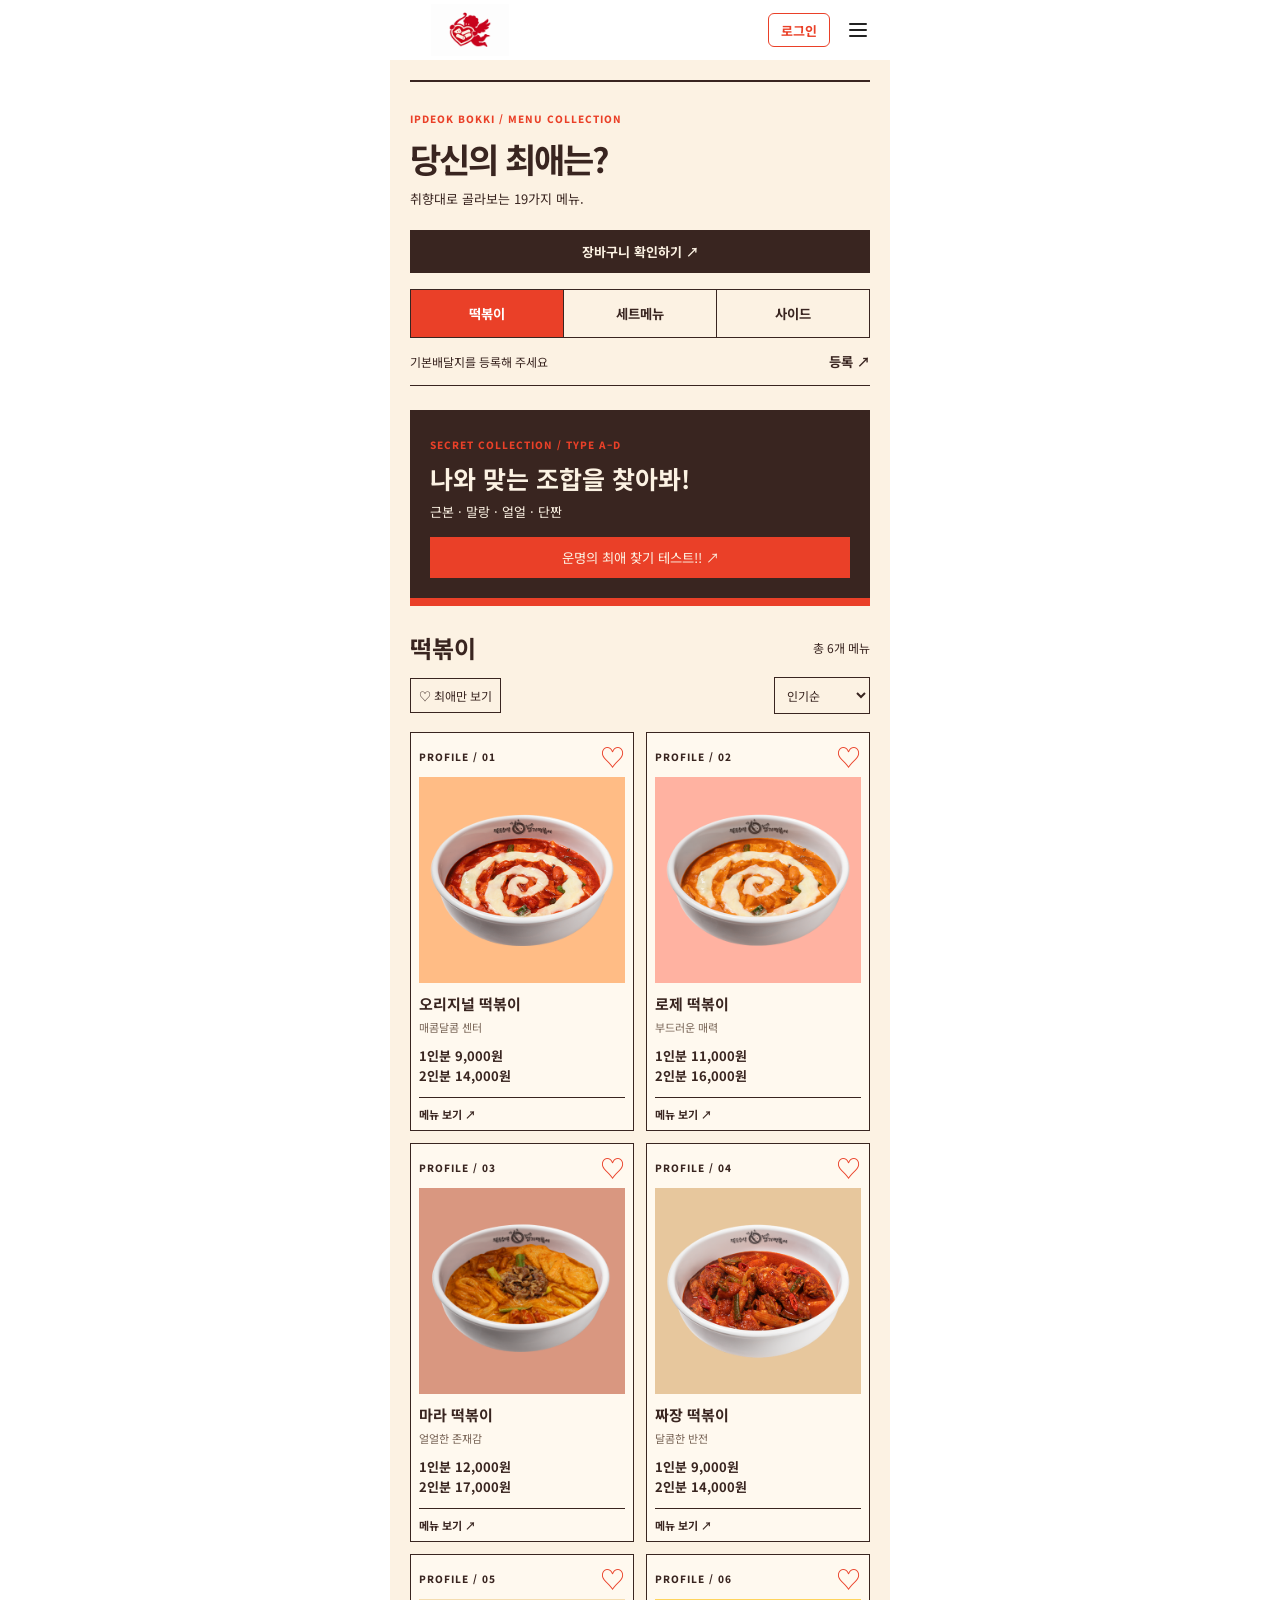
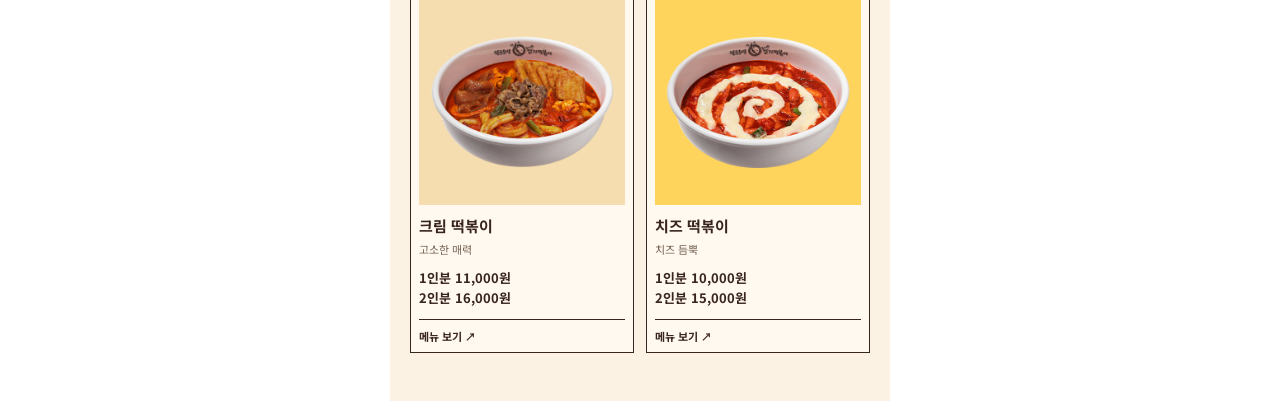
<file: sub/lists/lists.html>
<!DOCTYPE html>
<html lang="ko">
<head>
    <meta charset="UTF-8">
    <meta name="viewport" content="width=device-width, initial-scale=1.0">
    <title>입덕볶이 | 메뉴</title>
    <link rel="stylesheet" href="../../CSS/style.css">
    <link rel="stylesheet" href="CSS/lists.css">
<script src="../../JS/auth.js"></script>
</head>
<body>

<div class="wrap">

    <header class="header">
        <a href="../../index.html" class="logo">
            <img src="../../img/logo.png" alt="입덕볶이">
        </a>

        <input type="checkbox" id="menu-toggle" class="menu-toggle">

        <label for="menu-toggle" class="menu-btn">
            <svg width="24" height="24" viewBox="0 0 24 24"
                fill="none" stroke="currentColor" stroke-width="2"
                stroke-linecap="round" stroke-linejoin="round">
                <path d="M4 6h16"/>
                <path d="M4 12h16"/>
                <path d="M4 18h16"/>
            </svg>
        </label>

        <label for="menu-toggle" class="menu-overlay"></label>

        <nav class="side-menu">
            <div class="side-menu-header">
                <h2>메뉴</h2>

                <label for="menu-toggle" class="close-btn">
                    <svg width="24" height="24" viewBox="0 0 24 24"
                        fill="none" stroke="currentColor" stroke-width="2"
                        stroke-linecap="round" stroke-linejoin="round">
                        <path d="m18 6-12 12"/>
                        <path d="m6 6 12 12"/>
                    </svg>
                </label>
            </div>

            <ul class="side-menu-list">
                <li><a href="../about/about.html">소개</a></li>
                <li><a href="../community/community.html">커뮤니티</a></li>
                <li><a href="../login/login.html">로그인</a></li>
            </ul>
        </nav>
    </header>

    <main class="lists-main">

        <section class="list-hero">
            <small>IPDEOK BOKKI / MENU COLLECTION</small>
            <h1>당신의 최애는?</h1>
            <p>취향대로 골라보는 19가지 메뉴.</p>
        </section>
        <a href="../payment/payment.html" class="cart-link">
         장바구니 확인하기 ↗
        </a>
        <div class="category-wrap">
            <button data-cat="떡볶이" class="active">떡볶이</button>
            <button data-cat="세트메뉴">세트메뉴</button>
            <button data-cat="사이드">사이드</button>
        </div>

        <div class="address-box">
            <span id="address">기본배달지를 등록해 주세요</span>
            <button id="address-btn">등록 ↗</button>
        </div>

        <section class="test-banner">
            <small>SECRET COLLECTION / TYPE A–D</small>
            <h2>나와 맞는 조합을 찾아봐!</h2>
            <p>근본 · 말랑 · 얼얼 · 단짠</p>
            <button onclick="location.href='../typetest/typetest.html'">
    운명의 최애 찾기 테스트!! ↗
</button>
        </section>

        <div class="list-heading">
            <h2 id="category-title">떡볶이</h2>
            <span id="count"></span>
        </div>

        <div class="filters">
            <button id="favorites" aria-pressed="false">
                ♡ 최애만 보기
            </button>

            <select id="sort" aria-label="메뉴 정렬">
                <option value="popular">인기순</option>
                <option value="low">낮은 가격순</option>
                <option value="high">높은 가격순</option>
            </select>
        </div>

        <div id="products" class="product-grid"></div>

    </main>
</div>

<script>

const groups = {
    "떡볶이": [
        ["오리지널 떡볶이", 9000, "매콤달콤 센터", 14000],
        ["로제 떡볶이", 11000, "부드러운 매력", 16000],
        ["마라 떡볶이", 12000, "얼얼한 존재감", 17000],
        ["짜장 떡볶이", 9000, "달콤한 반전", 14000],
        ["크림 떡볶이", 11000, "고소한 매력", 16000],
        ["치즈 떡볶이", 10000, "치즈 듬뿍", 15000]
    ],

    "세트메뉴": [
        ["근본 세트", 18000, "오리지널 + 김말이 + 튀김만두"],
        ["말랑 세트", 22000, "로제 + 치즈볼 + 감자튀김"],
        ["얼얼 세트", 23000, "마라 + 중국당면 + 순살치킨"],
        ["단짠 세트", 19500, "치즈 + 핫도그 + 주먹밥"]
    ],

    "사이드": [
        ["김말이", 3000, "바삭한 한입"],
        ["튀김만두", 3000, "떡볶이 단짝"],
        ["치즈볼", 4000, "쭉 늘어나는 치즈"],
        ["감자튀김", 4000, "바삭하고 짭짤한"],
        ["순살치킨", 6000, "든든한 한입"],
        ["설탕 듬뿍 핫도그", 3000, "달콤 바삭"],
        ["주먹밥", 3500, "고소한 한입"],
        ["모둠튀김", 5000, "골고루 즐기는"],
        ["중국당면", 2000, "쫄깃한 식감"]
    ]
};

const prefixes = {
    "떡볶이": "list",
    "세트메뉴": "set",
    "사이드": "side"
};

const colors = [
    "#FFBC85",
    "#FFB2A1",
    "#D99780",
    "#E7C79D",
    "#F5DDB0",
    "#FFD45C"
];

let cat = "떡볶이";
let only = false;
let fav = [];

try {
    fav = JSON.parse(Auth.get("ipdeokFavorites") || "[]");

    if (!Array.isArray(fav)) {
        fav = [];
    }
} catch {}

const $ = id => document.getElementById(id);
const money = n => n.toLocaleString("ko-KR") + "원";

function render() {

    let items = groups[cat].map((v, i) => ({
        v,
        i,
        key: prefixes[cat] + (i + 1)
    }));

    if (only) {
        items = items.filter(x => fav.includes(x.key));
    }

    if ($("sort").value === "low") {
        items.sort((a, b) => a.v[1] - b.v[1]);
    }

    if ($("sort").value === "high") {
        items.sort((a, b) => b.v[1] - a.v[1]);
    }

    $("category-title").textContent = cat;
    $("count").textContent = `총 ${items.length}개 메뉴`;

    $("products").innerHTML = items.map(({v, i, key}) => `

        <article class="product-card">

            <div class="card-top">
                <small>
                    ${cat === "세트메뉴"
                        ? "TYPE " + "ABCD"[i]
                        : "PROFILE / " + String(i + 1).padStart(2, "0")}
                </small>

                <button class="heart"
                    data-key="${key}"
                    aria-label="${v[0]} 최애 저장"
                    aria-pressed="${fav.includes(key)}">
                    ${fav.includes(key) ? "♥" : "♡"}
                </button>
            </div>

            <div class="food-photo"
                style="background:${colors[i % colors.length]}">
                <img src="img/${key}.png" alt="${v[0]}">
            </div>

            <h3>${v[0]}</h3>
            <p>${v[2]}</p>

            <div class="price">
                ${v[3] ? "1인분 " : ""}
                ${money(v[1])}
                ${v[3] ? "<br>2인분 " + money(v[3]) : ""}
            </div>

            <a class="detail-link"
                href="../detail/detail.html?id=${key}">
                메뉴 보기 ↗
            </a>

        </article>

    `).join("") || '<p class="empty">저장한 최애 메뉴가 없어요.</p>';
}

document.querySelectorAll("[data-cat]").forEach(b => {

    b.onclick = () => {

        cat = b.dataset.cat;

        document.querySelectorAll("[data-cat]").forEach(x => {
            x.classList.toggle("active", x === b);
        });

        render();
    };
});

$("sort").onchange = render;

$("favorites").onclick = () => {
    if (!Auth.user()) { if(confirm("로그인 후 최애를 저장할 수 있어요. 로그인할까요?")) Auth.login(); return; }
    only = !only;
    $("favorites").setAttribute("aria-pressed", only);
    render();
};

$("products").onclick = e => {

    const b = e.target.closest("[data-key]");

    if (!b) return;

    if (!Auth.user()) { if(confirm("로그인 후 최애를 저장할 수 있어요. 로그인할까요?")) Auth.login(); return; }
    const k = b.dataset.key;

    fav = fav.includes(k)
        ? fav.filter(x => x !== k)
        : [...fav, k];

    Auth.save("ipdeokFavorites", JSON.stringify(fav));

    render();
};

$("address").textContent =
    Auth.get("ipdeokAddress")
    || "기본배달지를 등록해 주세요";

$("address-btn").onclick = () => {

    const a = prompt(
        "배달 주소를 입력해 주세요",
        Auth.get("ipdeokAddress") || ""
    );

    if (a && a.trim()) {
        Auth.save("ipdeokAddress", a.trim());
        $("address").textContent = a.trim();
    }
};

if (new URLSearchParams(location.search).get("category") === "set") {
    cat = "세트메뉴";

    document.querySelectorAll("[data-cat]").forEach(button => {
        button.classList.toggle(
            "active",
            button.dataset.cat === cat
        );
    });
}



render();

document.getElementById("products").addEventListener("click", function(e) {

    const photo = e.target.closest(".food-photo");

    if (!photo) return;

    const card = photo.closest(".product-card");
    const link = card.querySelector(".detail-link");

    if (link && link.href) {
        window.location.href = link.href;
    }

});


</script>

</body>
</html>
</file>
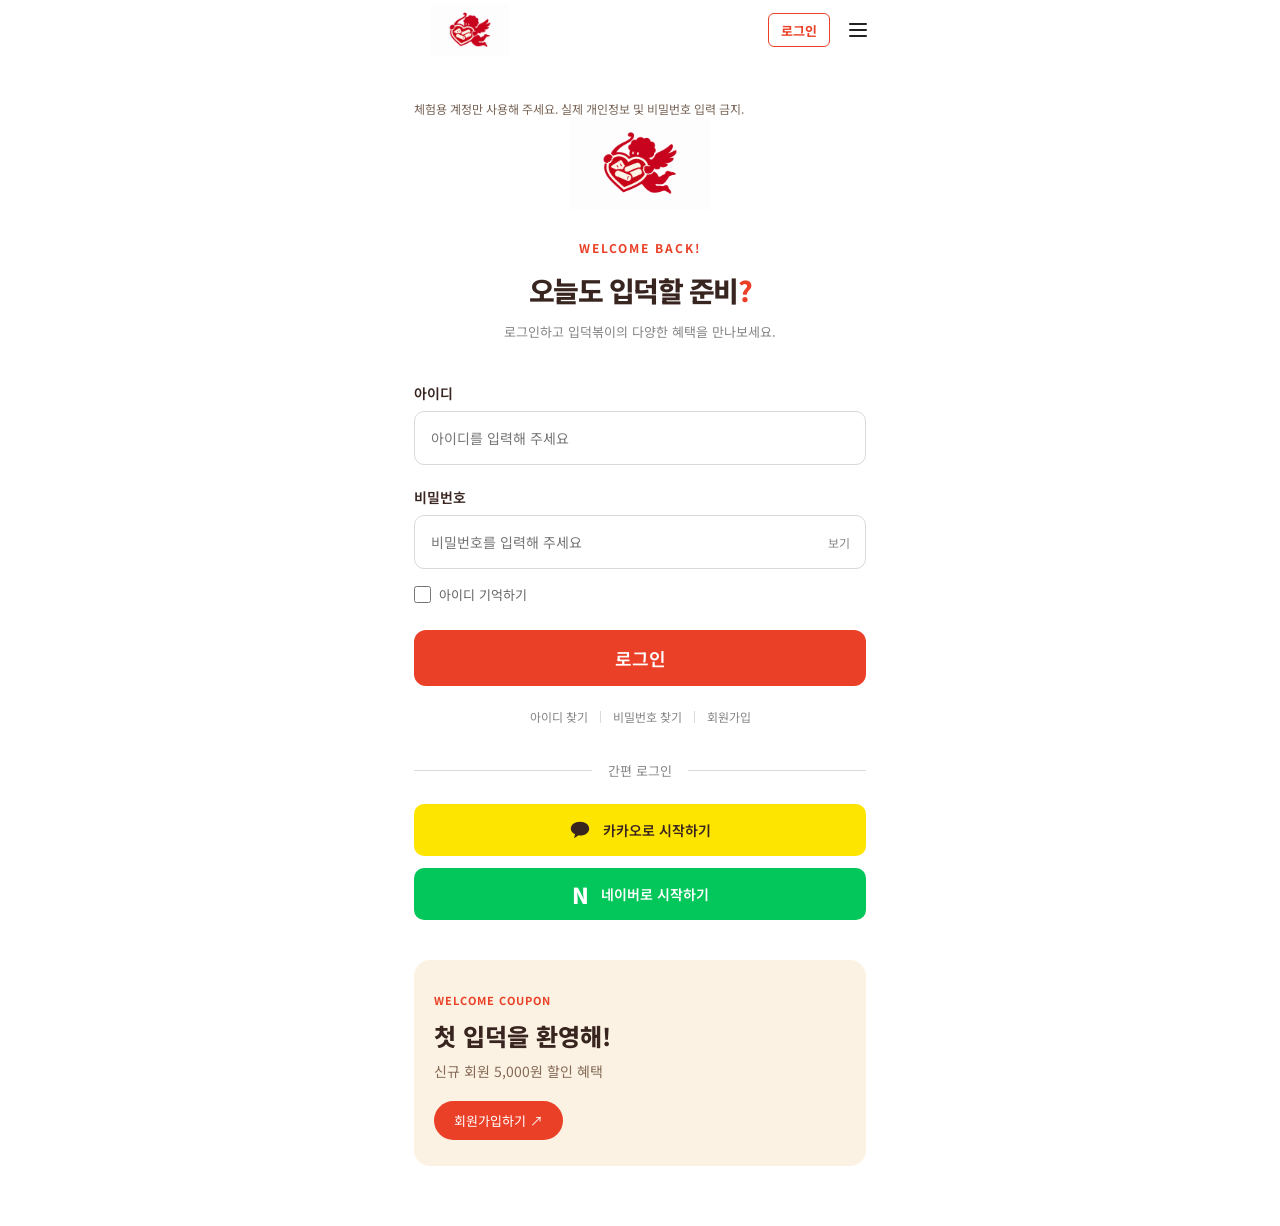
<file: sub/login/login.html>
<!DOCTYPE html>
<html lang="ko">
<head>
    <meta charset="UTF-8">
    <meta name="viewport" content="width=device-width, initial-scale=1.0">
    <title>입덕볶이 | 로그인</title>
    <link rel="stylesheet" href="../../CSS/style.css">
    <link rel="stylesheet" href="CSS/login.css">
<script src="../../JS/auth.js"></script>
</head>
<body>

<div class="wrap">

    <header class="header">
        <a href="../../index.html" class="logo">
            <img src="../../img/logo.png" alt="입덕볶이">
        </a>

        <input type="checkbox" id="menu-toggle" class="menu-toggle">

        <label for="menu-toggle" class="menu-btn">
            <svg width="24" height="24" viewBox="0 0 24 24"
                fill="none" stroke="currentColor" stroke-width="2"
                stroke-linecap="round">
                <path d="M4 6h16M4 12h16M4 18h16"/>
            </svg>
        </label>

        <label for="menu-toggle" class="menu-overlay"></label>

        <nav class="side-menu">
            <div class="side-menu-header">
                <h2>메뉴</h2>
                <label for="menu-toggle" class="close-btn">✕</label>
            </div>

                <ul class="side-menu-list">
                <li><a href="../about/about.html">소개</a></li>
                <li><a href="../community/community.html">커뮤니티</a></li>
                <li><a href="../login/login.html">로그인</a></li>
                </ul>
        </nav>
    </header>

    <main class="login-main">
<p style="font-size:12px;color:#786456">체험용 계정만 사용해 주세요. 실제 개인정보 및 비밀번호 입력 금지.</p>

        <section class="login-heading">
            <img src="../../img/logo.png" alt="입덕볶이">
            <span>WELCOME BACK!</span>
            <h1>오늘도 입덕할 준비<span>?</span></h1>
            <p>로그인하고 입덕볶이의 다양한 혜택을 만나보세요.</p>
        </section>

        <form class="login-form" id="login-form">

            <div id="signup-fields" hidden><label for="user-name">이름</label><input id="user-name" placeholder="테스트용 이름" maxlength="20"></div>
            <label for="user-id">아이디</label>
            <input type="text" id="user-id"
                placeholder="아이디를 입력해 주세요"
                autocomplete="username" required>

            <label for="user-password">비밀번호</label>

            <div class="password-box">
                <input type="password" id="user-password"
                    placeholder="비밀번호를 입력해 주세요"
                    autocomplete="current-password" required>

                <button type="button" id="password-toggle">
                    보기
                </button>
            </div>

            <div class="login-options">
                <label>
                    <input type="checkbox" id="remember-id">
                    아이디 기억하기
                </label>
            </div>

            <button type="submit" class="login-btn">
                로그인
            </button>

        </form>

        <div class="account-links">
            <button type="button" class="demo-btn">아이디 찾기</button>
            <span></span>
            <button type="button" class="demo-btn">비밀번호 찾기</button>
            <span></span>
            <button type="button" class="signup-btn">회원가입</button>
        </div>

        <div class="social-divider">
            <span></span>
            <p>간편 로그인</p>
            <span></span>
        </div>

        <div class="social-login">

            <button class="kakao-btn demo-btn" type="button">
                <svg width="22" height="22" viewBox="0 0 24 24" fill="currentColor">
                    <path d="M12 3C6 3 2 6.5 2 10.5c0 2.6 1.8 4.9 4.6 6.2L5.5 21l5-3.2c.5.1 1 .2 1.5.2 6 0 10-3.5 10-7.5S18 3 12 3z"/>
                </svg>
                카카오로 시작하기
            </button>

            <button class="naver-btn demo-btn" type="button">
                <strong>N</strong>
                네이버로 시작하기
            </button>

        </div>

        <section class="login-event">
            <span>WELCOME COUPON</span>
            <h2>첫 입덕을 환영해!</h2>
            <p>신규 회원 5,000원 할인 혜택</p>
            <button class="signup-btn" type="button">회원가입하기 ↗</button>
        </section>

    </main>

</div>

<script>
const password = document.querySelector('#user-password');
const toggle = document.querySelector('#password-toggle');
const idInput = document.querySelector('#user-id');
const nameInput = document.querySelector('#user-name');
let signup = false;
idInput.value = localStorage.getItem('ipdeokRememberId') || '';
document.querySelector('#remember-id').checked = !!idInput.value;
toggle.onclick = () => { password.type = password.type === 'password' ? 'text' : 'password'; toggle.textContent = password.type === 'password' ? '보기' : '숨기기'; };
document.querySelectorAll('.signup-btn').forEach(b => b.onclick = () => {
 signup = !signup;
 document.querySelector('#signup-fields').hidden = !signup;
 nameInput.required = signup;
 document.querySelector('.login-btn').textContent = signup ? '회원가입 완료' : '로그인';
 document.querySelector('.login-heading h1').textContent = signup ? '첫 입덕을 환영해!' : '오늘도 입덕할 준비?';
 document.querySelectorAll('.signup-btn').forEach(x => x.textContent = signup ? '로그인으로 돌아가기' : '회원가입');
});
document.querySelector('#login-form').onsubmit = e => {
 e.preventDefault();
 const id = idInput.value.trim(); const pw = password.value; const users = Auth.users();
 if (!id || !pw) return alert('아이디와 비밀번호를 입력해 주세요.');
 if (signup) {
  if (!nameInput.value.trim()) return alert('이름을 입력해 주세요.');
  if (users.some(u => u.id === id)) return alert('이미 가입된 아이디입니다.');
  users.push({id, name:nameInput.value.trim(), password:pw, joined:Date.now()});
  localStorage.setItem('ipdeokUsers', JSON.stringify(users));
 } else if (!users.some(u => u.id === id && u.password === pw)) return alert('아이디 또는 비밀번호를 확인해 주세요.');
 localStorage.setItem('ipdeokUser',id);
 if(document.querySelector('#remember-id').checked) localStorage.setItem('ipdeokRememberId',id); else localStorage.removeItem('ipdeokRememberId');
 const back = sessionStorage.getItem('ipdeokReturn'); sessionStorage.removeItem('ipdeokReturn');
 location.href = back && back.startsWith(Auth.root.href) ? back : '../../index.html';
};
document.querySelectorAll('.demo-btn').forEach(b => b.onclick = () => alert('현재 준비 중인 기능입니다.'));
</script>
</body></html>
</file>
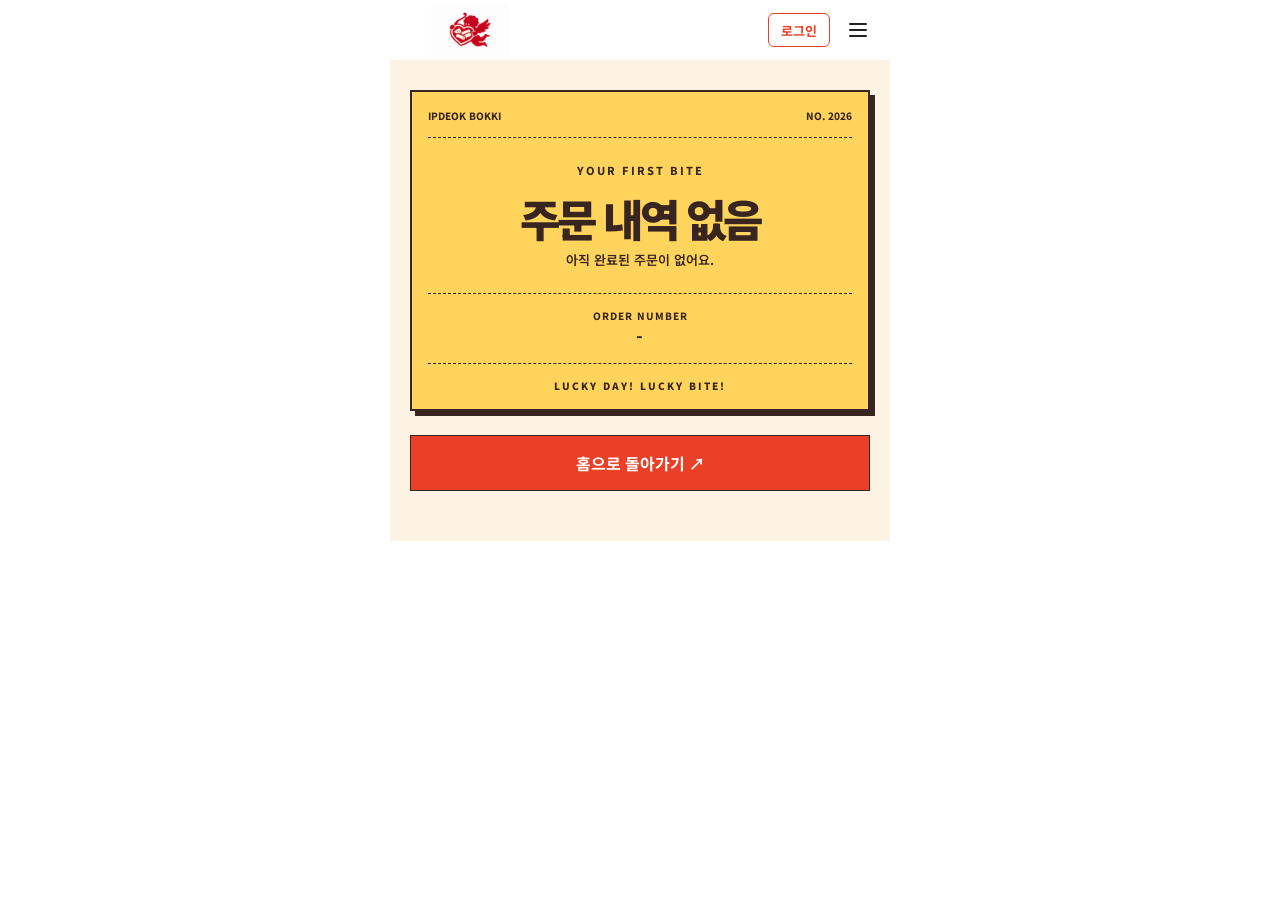
<file: sub/payment_finish/payment_finish.html>
<!DOCTYPE html>
<html lang="ko">
<head>
    <meta charset="UTF-8">
    <meta name="viewport" content="width=device-width, initial-scale=1.0">
    <title>입덕볶이 | 주문 완료</title>
    <link rel="stylesheet" href="../../CSS/style.css">
    <link rel="stylesheet" href="CSS/payment_finish.css">
<script src="../../JS/auth.js"></script>
</head>
<body>

<div class="wrap">

    <header class="header">

        <a href="../../index.html" class="logo">
            <img src="../../img/logo.png" alt="입덕볶이">
        </a>

        <input type="checkbox" id="menu-toggle" class="menu-toggle">

        <label for="menu-toggle" class="menu-btn">
            <svg width="24" height="24" viewBox="0 0 24 24"
                fill="none" stroke="currentColor" stroke-width="2"
                stroke-linecap="round">
                <path d="M4 6h16"/>
                <path d="M4 12h16"/>
                <path d="M4 18h16"/>
            </svg>
        </label>

        <label for="menu-toggle" class="menu-overlay"></label>

        <nav class="side-menu">

            <div class="side-menu-header">
                <h2>메뉴</h2>
                <label for="menu-toggle" class="close-btn">✕</label>
            </div>

            <ul class="side-menu-list">
                <li><a href="../about/about.html">소개</a></li>
                <li><a href="../community/community.html">커뮤니티</a></li>
                <li><a href="../login/login.html">로그인</a></li>
            </ul>

        </nav>

    </header>

    <main class="finish-main">

        <section class="order-ticket">

            <div class="ticket-top">
                <span>IPDEOK BOKKI</span>
                <span>NO. 2026</span>
            </div>

            <small>YOUR FIRST BITE</small>

            <h1>입덕 완료!</h1>

            <div class="cupid-stage" id="cupid-stage" aria-hidden="true">
                <img class="cupid-fly" src="img/cupid.png" alt="">
                <span class="cupid-arrow">➳</span>
                <img class="cupid-bowl" src="img/bowl.png" alt="">
                <img class="cupid-heart" src="img/heart-bowl.png" alt="">
                <img class="cupid-final" src="img/celebrate.png" alt="">
            </div>

            <p>오늘의 최애가 곧 찾아갑니다.</p>

            <div class="ticket-number">
                <span>ORDER NUMBER</span>
                <strong id="order-number">-</strong>
            </div>

            <div class="ticket-bottom">
                LUCKY DAY! LUCKY BITE!
            </div>

        </section>

        <section id="new-stamp" hidden style="margin:24px 0;padding:20px;text-align:center;background:#FFD45C;border:2px solid #392520"><div id="stamp-choice" hidden></div><div id="stamp-result"><h2>NEW STAMP!</h2><img id="new-stamp-img" alt="획득한 스탬프" style="width:150px;display:block;margin:12px auto"><p id="new-stamp-text"></p></div><a href="../collection/collection.html" style="display:block;background:#EA4028;color:white;padding:14px;margin-top:12px">나의 컬렉션 확인하기 ↗</a></section>
<div id="order-content">

            <section class="delivery-time">

                <div class="delivery-time-title">
                    예상 배달 소요 시간
                </div>

                <strong id="order-time">40~50분</strong>

                <p>매장 상황에 따라 달라질 수 있어요.</p>

            </section>

            <section class="order-progress">

                <h2>주문 진행 상태</h2>

                <div class="progress-steps">
                    <span class="current">주문 접수</span>
                    <span>조리 중</span>
                    <span>배달 중</span>
                    <span>배달 완료</span>
                </div>

            </section>

            <section class="delivery-info">

                <h2>배달 주소</h2>

                <p id="finish-address"></p>

                <p id="finish-detail"></p>

                <div class="delivery-divider"></div>

                <h2>배달 요청사항</h2>

                <p id="finish-request"></p>

            </section>

            <section class="finish-products">

                <h2>주문 내역</h2>

                <div id="ordered-products"></div>

                <div class="finish-total">
                    <span>최종 결제 금액</span>
                    <strong id="ordered-total"></strong>
                </div>

                <p id="ordered-method"></p>

            </section>

        </div>

        <a href="../../index.html" class="home-btn">
            홈으로 돌아가기 ↗
        </a>

    </main>

</div>

<script>

const $ = id => document.getElementById(id);

let order = null;

try {
    order = JSON.parse(
        sessionStorage.getItem("ipdeokOrder") || "null"
    );
} catch {
    order = null;
}

if (order && Array.isArray(order.products)) {
    if(order.collection && order.memberId === Auth.user()?.id){
      const show=c=>{ $("new-stamp").hidden=false; $("stamp-choice").hidden=true; $("stamp-result").hidden=false; $("new-stamp-img").src="../collection/img/stamp_"+c.card.kind+".png"; $("new-stamp-text").textContent=c.reward?"5장 달성! BIG COUPON 지급 완료!":c.card.name+" 스탬프 획득!"; };
      const existing=Collection.read().cards.find(c=>c.id===order.number);
      if(existing)show({card:existing,reward:existing.reward});
      else if(order.collection.pending){$("new-stamp").hidden=false;$("stamp-result").hidden=true;$("stamp-choice").hidden=false;Collection.chooser(order.number,$("stamp-choice"),show);}
      else if(order.collection.card)show(order.collection);
    }

    if(order.memberName) document.querySelector(".order-ticket p").textContent = order.memberName + "님, 오늘의 최애가 곧 찾아갑니다.";
    $("order-number").textContent = order.number;

    $("order-time").textContent = order.time;

    $("finish-address").textContent = order.address;

    $("finish-detail").textContent = order.detail;

    $("finish-request").textContent = order.request;

    $("ordered-total").textContent =
        order.total.toLocaleString("ko-KR") + "원";

    $("ordered-method").textContent =
        "결제 수단 : " + order.method;

    order.products.forEach(product => {

        const item = document.createElement("div");

        item.className = "ordered-item";

        const info = document.createElement("div");

        const name = document.createElement("span");

        name.textContent =
            product.name + " × " + product.quantity;

        info.appendChild(name);

        const options = [];

        if (product.portion) {
            options.push(product.portion + "인분");
        }

        if (product.spicy) {
            options.push(product.spicy);
        }

        if (product.toppings && product.toppings.length) {
            options.push(product.toppings.join(", "));
        }

        if (options.length) {
            const description = document.createElement("p");
            description.className = "ordered-options";
            description.textContent = options.join(" / ");
            info.appendChild(description);
        }

        const price = document.createElement("strong");

        price.textContent =
            (product.price * product.quantity)
                .toLocaleString("ko-KR") + "원";

        item.append(info, price);

        $("ordered-products").appendChild(item);
    });

} else {

    document.querySelector(".order-ticket h1").textContent =
        "주문 내역 없음";

    document.querySelector(".order-ticket p").textContent =
        "아직 완료된 주문이 없어요.";

    $("order-content").hidden = true;
}

</script>

<script src="JS/payment_finish.js"></script>

</body>
</html>
</file>
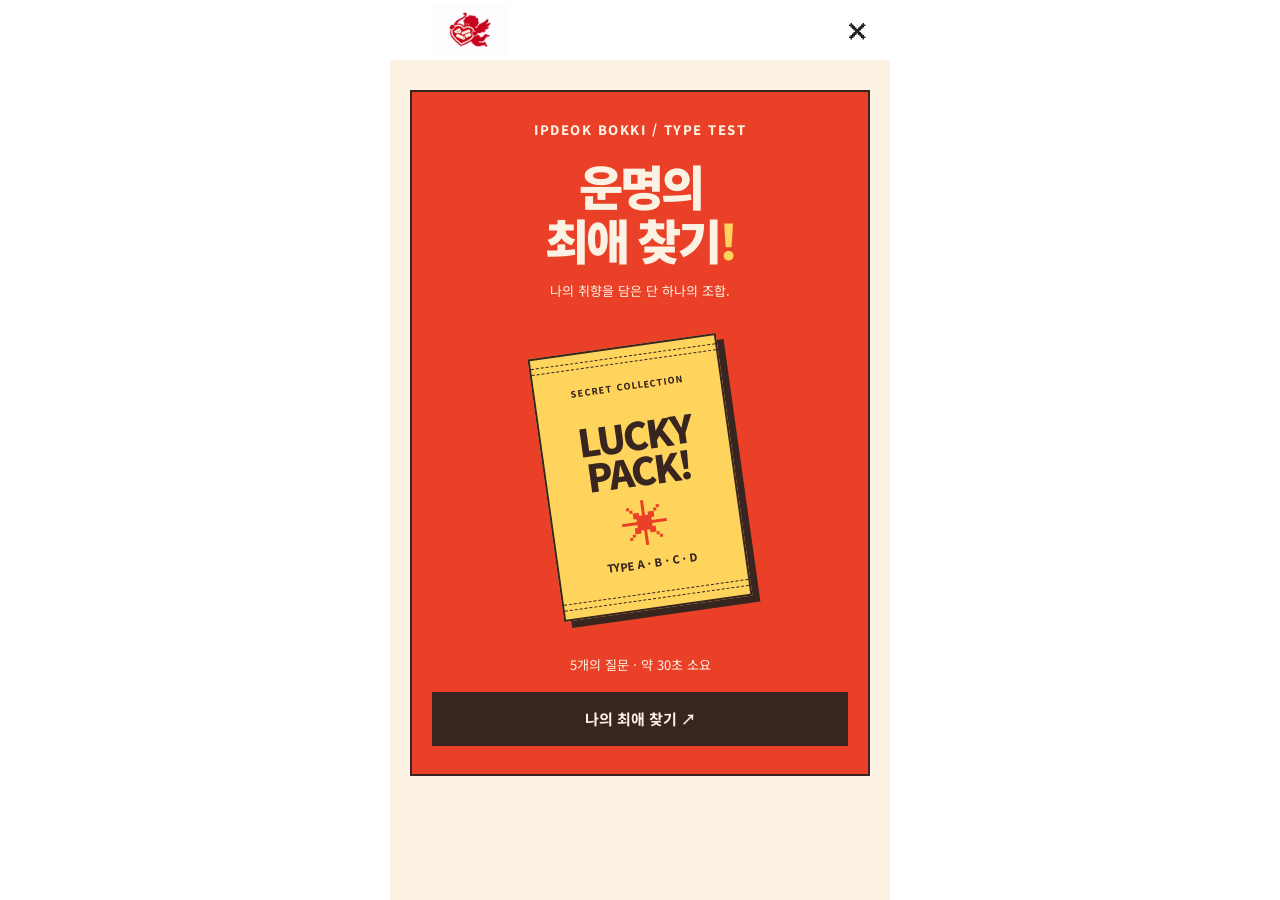
<file: sub/typetest/typetest.html>
<!DOCTYPE html>
<html lang="ko">
<head>
    <meta charset="UTF-8">
    <meta name="viewport" content="width=device-width, initial-scale=1.0">
    <title>입덕볶이 | 취향 테스트</title>
    <link rel="stylesheet" href="../../CSS/style.css">
    <link rel="stylesheet" href="CSS/typetest.css">
</head>
<body>

<div class="wrap">

    <header class="header">
        <a href="../../index.html" class="logo">
            <img src="../../img/logo.png" alt="입덕볶이">
        </a>

        <a href="../lists/lists.html" class="test-close">✕</a>
    </header>

    <main class="type-main">

        <section id="start-screen" class="test-screen">

            <div class="test-intro">

                <p class="eyebrow">IPDEOK BOKKI / TYPE TEST</p>

                <h1>운명의<br>최애 찾기<span>!</span></h1>

                <p>나의 취향을 담은 단 하나의 조합.</p>

                <div class="intro-pack">

                    <div class="pack-seal"></div>

                    <small>SECRET COLLECTION</small>

                    <strong>LUCKY<br>PACK!</strong>

                    <span class="pack-star">✳</span>

                    <p>TYPE A · B · C · D</p>

                    <div class="pack-seal"></div>

                </div>

                <p class="intro-caption">
                    5개의 질문 · 약 30초 소요
                </p>

                <button id="start-btn" class="type-btn">
                    나의 최애 찾기 ↗
                </button>

            </div>

        </section>

        <section id="question-screen" class="test-screen" hidden>

            <div class="progress-info">
                <span>TYPE TEST</span>
                <span id="progress-number">01 / 05</span>
            </div>

            <div class="progress-track">
                <div id="progress-bar"></div>
            </div>

            <div class="question-content">

                <span id="question-number">Q.01</span>

                <h2 id="question-title"></h2>

                <div id="answer-list"></div>

                <button id="prev-btn" class="prev-btn">
                    ← 이전 질문
                </button>

            </div>

        </section>

        <section id="result-screen" class="test-screen" hidden>

            <div class="result-heading">

                <p class="eyebrow">YOUR SECRET COLLECTION</p>

                <h2 id="result-heading">
                    최애가 도착했어요!
                </h2>

                <p id="result-guide">
                    카드팩을 눌러 개봉해 보세요.
                </p>

            </div>

            <div id="reveal-stage" class="reveal-stage">

                <article id="result-card" class="result-card">

                    <div class="card-header">
                        <span id="result-type"></span>
                        <span>✳</span>
                    </div>

                    <div class="card-photo">
                        <img id="result-img" alt="">
                    </div>

                    <div class="card-info">

                        <small>MY FAVORITE MENU</small>

                        <h2 id="result-name"></h2>

                        <p id="result-description"></p>

                        <strong id="result-price"></strong>

                    </div>

                    <div class="card-footer">
                        IPDEOK BOKKI © 2026
                    </div>

                </article>

                <button id="open-pack" class="open-pack">

                    <div class="pack-seal"></div>

                    <small>SECRET COLLECTION</small>

                    <strong>LUCKY<br>PACK!</strong>

                    <span class="pack-star">✳</span>

                    <p>TAP TO OPEN!</p>

                    <div class="pack-seal"></div>

                </button>

            </div>

            <div id="result-actions" hidden>

                <p id="result-menu"></p>

                <button id="save-card" class="type-btn">
                    포토카드 저장하기 ↓
                </button>

                <a href="../lists/lists.html?category=set"
                    id="recommended-order"
                    class="type-btn secondary-btn">
                    나의 최애 세트 주문하기 ↗
                </a>

                <button id="restart-btn" class="restart-btn">
                    테스트 다시 하기
                </button>

            </div>

        </section>

    </main>

</div>

<script src="JS/typetest.js"></script>

</body>
</html>
</file>
<file: CSS/style.css>
@import url('https://fonts.googleapis.com/css2?family=Noto+Sans+KR:wght@100..900&display=swap');

/* 글로벌 설정 */

* {
    margin: 0;
    padding: 0;
    box-sizing: border-box;
    font-family: 'Noto Sans KR', sans-serif;
}

body {
    background-color: #FFFFFF;
    color: #222222;
}

a {
    text-decoration: none;
    color: inherit;
}

button {
    border: none;
    background: none;
    cursor: pointer;
    color: inherit;
}

.wrap {
    width: 100%;
    max-width: 500px;
    margin: 0 auto;
    background-color: #FFFFFF;
}

main {
    padding: 0 20px;
}

.section-title {
    font-size: 30px;
    font-weight: 700;
    text-align: center;
}


/* 헤더 */

.header {
    width: 100%;
    height: 60px;
    padding: 0 20px;
    display: flex;
    justify-content: space-between;
    align-items: center;
}

.logo {
    display: flex;
    align-items: center;
}

.logo img {
    display: block;
    width: 100px;
    max-height: 45px;
    object-fit: contain;
}

.menu-btn {
    display: flex;
    align-items: center;
    justify-content: center;
}


/* 히어로 섹션 */

.hero-img {
    width: 100%;
    height: 500px;
    background-color: #D9D9D9;
    background-image: url("../img/hero.jpg");
    background-size: cover;
    background-position: center;
}

.order-wrap {
    padding: 28px 30px 0;
    display: flex;
    flex-direction: column;
    gap: 24px;
}

.delivery-btn,
.phone-btn,
.coupon-btn {
    height: 60px;
    border-radius: 16px;
    display: flex;
    justify-content: center;
    align-items: center;
    color: #FFFFFF;
    font-size: 20px;
    font-weight: 500;
}

.delivery-btn {
    width: 100%;
    background-color: #EA4028;
}

.order-row {
    display: flex;
    gap: 16px;
}

.phone-btn,
.coupon-btn {
    flex: 1;
    background-color: #FF9B40;
}


/* 공통 탭 메뉴 */

.tab-wrap {
    display: flex;
    justify-content: center;
    gap: 12px;
    margin-top: 24px;
}

.tab {
    padding: 8px 14px;
    border: 1px solid #999999;
    border-radius: 30px;
    font-size: 13px;
    font-weight: 400;
    color: #858585;
    white-space: nowrap;
}

.tab.active {
    background-color: #EA4028;
    border-color: #EA4028;
    color: #FFFFFF;
}


/* 추천 메뉴 섹션 */

.recommend-section {
    margin-top: 48px;
    padding: 60px 0 65px;
    background-color: #FCF2E3;
    overflow: hidden;
}

.recommend-slider {
    display: flex;
    align-items: flex-start;
    justify-content: center;
    gap: 18px;
    margin-top: 32px;
    padding-bottom: 45px;
    overflow: hidden;
}

.recommend-card {
    position: relative;
    flex-shrink: 0;
    width: 61%;
    aspect-ratio: 164 / 202;
    padding: 22px 10px;
    border-radius: 16px;
    color: #FFFFFF;
    text-align: center;
}

.best-card {
    margin-top: 28px;
    background-color: #EA4028;
    box-shadow: 0 4px 5px #00000025;
}

.side-card {
    background-color: #FF9B40;
}

.recommend-card h3 {
    font-size: 18px;
    font-weight: 600;
}

.recommend-card p {
    font-size: 16px;
    font-weight: 400;
}

.recommend-btn {
    display: inline-flex;
    align-items: center;
    justify-content: center;
    margin-top: 20px;
    padding: 6px 28px;
    border: 1px solid #FFFFFF;
    border-radius: 30px;
    font-size: 13px;
}

.recommend-img {
    position: absolute;
    bottom: -35px;
    left: 50%;
    transform: translateX(-50%);
    width: 54%;
    aspect-ratio: 1 / 1;
    background-color: #D9D9D9;
    background-size: contain;
    background-position: center;
    background-repeat: no-repeat;
}

.recommend-img1 {
    background-image: url("../img/recommend1.png");
}

.recommend-img2 {
    background-image: url("../img/recommend2.png");
}

.recommend-img3 {
    background-image: url("../img/recommend3.png");
}


/* 메뉴 섹션 */

.menu-section {
    padding: 48px 20px 0;
}

.menu-grid {
    display: grid;
    grid-template-columns: repeat(2, minmax(0, 1fr));
    column-gap: 16px;
    row-gap: 30px;
    margin-top: 50px;
}

.menu-item {
    display: flex;
    flex-direction: column;
    align-items: center;
    text-align: center;
}

.menu-img {
    width: 100%;
    aspect-ratio: 140 / 173;
    border-radius: 16px;
    background-color: #D9D9D9;
    background-size: contain;
    background-position: center;
    background-repeat: no-repeat;
}

.menu-img1 {
    background-image: url("../img/menu1.png");
}

.menu-img2 {
    background-image: url("../img/menu2.png");
}

.menu-img3 {
    background-image: url("../img/menu3.png");
}

.menu-img4 {
    background-image: url("../img/menu4.png");
}

.menu-item h3 {
    margin-top: 16px;
    font-size: 14px;
    font-weight: 600;
}


/* 이벤트 섹션 */

.event-section {
    padding: 0 10px 60px;
    margin-top: 100px;
}

.event-description {
    margin-top: 12px;
    margin-bottom: 20px;
    font-size: 14px;
    font-weight: 400;
    color: #666666;
    text-align: center;
}

.event-tabs {
    display: flex;
    height: 60px;
    border-top: 1px solid #D9D9D9;
    border-bottom: 1px solid #D9D9D9;
}

.event-tab {
    flex: 1;
    font-size: 13px;
    color: #858585;
}

.event-tab.active {
    color: #222222;
    font-weight: 600;
}

.event-card {
    margin: 26px 20px 0;
    border: 1px solid #D9D9D9;
    border-radius: 16px;
    overflow: hidden;
}

.event-img {
    width: 100%;
    aspect-ratio: 280 / 225;
    background-color: #D9D9D9;
    background-image: url("../img/event1.png");
    background-size: cover;
    background-position: center;
}

.event-content {
    padding: 14px;
}

.event-category {
    font-size: 13px;
    color: #666666;
}

.event-title {
    margin-top: 5px;
    font-size: 14px;
    font-weight: 600;
    line-height: 1.5;
    display: -webkit-box;
    -webkit-line-clamp: 2;
    line-clamp: 2;
    -webkit-box-orient: vertical;
    overflow: hidden;
}

.event-date {
    margin-top: 24px;
    font-size: 12px;
    font-weight: 300;
    color: #858585;
}

/* 모서리 디테일 수정 */

.hero-img {
    border-radius: 0;
}

.delivery-btn,
.phone-btn,
.coupon-btn {
    border-radius: 16px;
}

.recommend-section {
    border-radius: 0;
}

.recommend-card {
    border-radius: 16px;
}

.recommend-img {
    border-radius: 0;
}

.menu-img {
    border-radius: 16px;
}

.tab,
.recommend-btn {
    border-radius: 30px;
}

.event-card {
    border-radius: 16px;
    overflow: hidden;
}

.event-img {
    border-radius: 16px 16px 0 0;
}


/* 햄버거 슬라이드 메뉴 */

.menu-toggle {
    position: absolute;
    opacity: 0;
    width: 1px;
    height: 1px;
}

.menu-btn {
    cursor: pointer;
}

.menu-overlay {
    position: fixed;
    top: 0;
    left: 50%;
    transform: translateX(-50%);
    width: 100%;
    max-width: 500px;
    height: 100dvh;
    background-color: rgba(0, 0, 0, 0.4);
    opacity: 0;
    visibility: hidden;
    transition: 0.3s ease;
    z-index: 100;
}

.side-menu {
    position: fixed;
    top: 0;
    right: max(0px, calc((100vw - 500px) / 2));
    width: 66.667%;
    max-width: 333.333px;
    height: 100dvh;
    background-color: #FFFFFF;
    transform: translateX(100%);
    visibility: hidden;
    transition: transform 0.3s ease, visibility 0.3s;
    z-index: 101;
    overflow-y: auto;
}

.menu-toggle:checked ~ .menu-overlay {
    opacity: 1;
    visibility: visible;
}

.menu-toggle:checked ~ .side-menu {
    transform: translateX(0);
    visibility: visible;
}

.side-menu-header {
    height: 60px;
    padding: 0 20px;
    display: flex;
    align-items: center;
    justify-content: space-between;
    border-bottom: 1px solid #E7E7E7;
}

.side-menu-header h2 {
    font-size: 20px;
    font-weight: 600;
}

.close-btn {
    display: flex;
    align-items: center;
    cursor: pointer;
}

.side-menu-list {
    list-style: none;
    padding: 0 20px;
}

.side-menu-list li {
    border-bottom: 1px solid #E7E7E7;
}

.side-menu-list a {
    display: block;
    padding: 22px 0;
    font-size: 16px;
    font-weight: 500;
}

body:has(.menu-toggle:checked) {
    overflow: hidden;
}

.hero-img,
.recommend-img,
.menu-img,
.event-img {
    background-color: transparent;
}

/* 상단 로그인 및 MY 버튼 */

.header-actions {
    display: flex;
    align-items: center;
    justify-content: flex-end;
    gap: 16px;
}

.header-account {
    display: flex;
    align-items: center;
    justify-content: center;
    gap: 5px;
    min-height: 34px;
    padding: 6px 12px;
    border: 1.5px solid #EA4028;
    border-radius: 6px;
    color: #EA4028;
    background-color: #FFFFFF;
    font-size: 13px;
    font-weight: 700;
    white-space: nowrap;
}

.header-account:hover {
    background-color: #EA4028;
    color: #FFFFFF;
}

.header-actions .menu-btn {
    flex-shrink: 0;
    cursor: pointer;
}


/* 메인 회원 혜택 배너 */

.membership-banner {
    margin: 0;
    padding: 22px 20px;
    background-color: #FCF2E3;
    border-top: 1px solid #392520;
    border-bottom: 1px solid #392520;
    color: #392520;
}

.membership-banner small {
    display: block;
    margin-bottom: 8px;
    font-size: 11px;
    font-weight: 800;
    letter-spacing: 1.5px;
    color: #EA4028;
}

.membership-banner h2 {
    margin-bottom: 6px;
    font-size: 23px;
    font-weight: 800;
    line-height: 1.4;
    overflow-wrap: anywhere;
}

.membership-banner p {
    font-size: 13px;
    line-height: 1.6;
}

.membership-link {
    display: flex;
    align-items: center;
    justify-content: center;
    width: 100%;
    min-height: 42px;
    margin-top: 16px;
    padding: 10px;
    background-color: #EA4028;
    color: #FFFFFF;
    font-size: 14px;
    font-weight: 700;
    border-radius: 6px;
}


/* 회원 스탬프 적립 현황 */

.membership-progress {
    display: grid;
    grid-template-columns: repeat(5, 1fr);
    gap: 10px;
    margin-top: 16px;
}

.membership-progress span {
    display: flex;
    align-items: center;
    justify-content: center;
    aspect-ratio: 1 / 1;
    max-height: 55px;
    border: 1.5px dashed #CBBDAA;
    border-radius: 8px;
    background-color: #FFF9EF;
    color: #D8CDBF;
    font-size: 24px;
}

.membership-progress span.filled {
    border: 1.5px solid #EA4028;
    background-color: #EA4028;
    color: #FFFFFF;
}

.membership-status {
    margin-top: 10px;
    font-size: 12px;
    font-weight: 600;
    color: #392520;
}

.header .logo img {
    width: 120px;
    max-height: 52px;
    object-fit: contain;
}
</file>
<file: CSS/main.css>
.home-main {
    padding: 0;
    color: #392520;
}

.home-main .hero-section {
    background-color: #EA4028;
    padding-bottom: 24px;
}

.hero-copy {
    padding: 24px 24px 26px;
    color: #FCF2E3;
}

.hero-top {
    display: flex;
    justify-content: space-between;
    font-size: 11px;
    font-weight: 700;
    letter-spacing: 1px;
}

.hero-copy h1 {
    margin-top: 28px;
    font-size: clamp(44px, 13vw, 65px);
    font-weight: 900;
    line-height: 1.12;
    letter-spacing: -3px;
    word-break: keep-all;
}

.hero-copy h1 span {
    color: #FFB65D;
}

.hero-copy p {
    margin-top: 16px;
    font-size: 13px;
    font-weight: 600;
    letter-spacing: 1px;
}

.home-main .hero-img {
    width: 100%;
    height: 500px;
    background-color: transparent;
    background-image: url("../img/hero.jpg");
    background-size: cover;
    background-position: center;
    background-repeat: no-repeat;
    border-radius: 0;
}

.home-main .order-wrap {
    padding: 24px 20px 0;
    gap: 12px;
}

.home-main .delivery-btn {
    position: relative;
    height: 60px;
    background-color: #FCF2E3;
    color: #EA4028;
    border-radius: 40px;
    font-size: 20px;
    font-weight: 800;
}

.home-main .delivery-btn span {
    position: absolute;
    right: 24px;
    font-size: 25px;
}

.order-caption {
    color: #FCF2E3;
    font-size: 11px;
    text-align: center;
}

.brand-strip {
    display: flex;
    justify-content: space-evenly;
    align-items: center;
    gap: 8px;
    padding: 12px 10px;
    background-color: #392520;
    color: #FCF2E3;
    font-size: clamp(11px, 3.5vw, 16px);
    font-weight: 800;
    letter-spacing: 0.5px;
    white-space: nowrap;
}

.quick-order {
    display: flex;
    align-items: center;
    padding: 20px;
    border-bottom: 1px solid #E7E7E7;
}

.home-main .phone-btn,
.home-main .coupon-btn {
    flex: 1;
    display: flex;
    justify-content: center;
    align-items: center;
    gap: 10px;
    height: 42px;
    background-color: transparent;
    color: #392520;
    font-size: 15px;
    font-weight: 600;
    border-radius: 0;
}

.quick-divider {
    width: 1px;
    height: 26px;
    background-color: #D9D9D9;
}

.home-heading {
    text-align: left;
}

.english-title {
    display: block;
    margin-bottom: 8px;
    font-size: 12px;
    font-weight: 800;
    letter-spacing: 1px;
    color: #EA4028;
}

.home-heading h2 {
    font-size: clamp(26px, 7vw, 32px);
    font-weight: 800;
    line-height: 1.3;
    letter-spacing: -1.5px;
    color: #392520;
    word-break: keep-all;
}

.home-heading h2 span {
    color: #EA4028;
}

.home-heading p {
    margin-top: 10px;
    font-size: 13px;
    font-weight: 400;
    color: #858585;
    line-height: 1.5;
}

.home-main .recommend-section {
    margin-top: 0;
    padding: 48px 20px;
    background-color: #FFFFFF;
    overflow: visible;
}

.home-main .recommend-slider {
    display: flex;
    flex-direction: column;
    align-items: stretch;
    justify-content: flex-start;
    gap: 0;
    margin-top: 24px;
    padding-bottom: 0;
    overflow: visible;
}

.home-main .recommend-card {
    position: relative;
    display: grid;
    grid-template-columns: 32% minmax(0, 1fr) 32px;
    align-items: center;
    gap: 12px;
    width: 100%;
    aspect-ratio: auto;
    min-height: 130px;
    padding: 18px 0;
    border-radius: 0;
    border-bottom: 1px solid #E7E7E7;
    background-color: #FFFFFF;
    color: #392520;
    text-align: left;
    box-shadow: none;
    margin: 0;
}

.home-main .recommend-card:last-child {
    border-bottom: none;
}

.home-main .recommend-img {
    position: static;
    width: 100%;
    aspect-ratio: 1 / 1;
    transform: none;
    background-color: transparent;
    background-size: contain;
    background-position: center;
    background-repeat: no-repeat;
}

.recommend-info {
    min-width: 0;
}

.rank-label {
    display: block;
    margin-bottom: 5px;
    color: #EA4028;
    font-size: 11px;
    font-weight: 800;
    letter-spacing: 0.5px;
}

.home-main .recommend-card h3 {
    font-size: 16px;
    font-weight: 700;
    letter-spacing: -0.5px;
    color: #392520;
}

.home-main .recommend-card p {
    margin-top: 4px;
    font-size: 11px;
    color: #858585;
    line-height: 1.5;
}

.recommend-info strong {
    display: block;
    margin-top: 10px;
    font-size: 15px;
    font-weight: 700;
    color: #392520;
}

.home-main .recommend-btn {
    display: flex;
    align-items: center;
    justify-content: center;
    width: 32px;
    height: 32px;
    margin: 0;
    padding: 0;
    border: 1px solid #D9D9D9;
    border-radius: 50%;
    color: #392520;
    font-size: 19px;
}

.home-main .recommend-btn:hover {
    background-color: #EA4028;
    border-color: #EA4028;
    color: #FFFFFF;
}

.home-main .menu-section {
    padding: 44px 20px;
    background-color: #FCF2E3;
}

.home-main .menu-grid {
    display: grid;
    grid-template-columns: repeat(2, minmax(0, 1fr));
    column-gap: 14px;
    row-gap: 30px;
    margin-top: 28px;
}

.home-main .menu-item {
    display: flex;
    flex-direction: column;
    align-items: flex-start;
    text-align: left;
    min-width: 0;
}

.home-main .menu-img {
    position: relative;
    width: 100%;
    aspect-ratio: 1 / 1;
    border-radius: 4px;
    background-size: 85% auto;
    background-position: center;
    background-repeat: no-repeat;
}

.home-main .menu-img1 {
    background-color: #FFBC80;
}

.home-main .menu-img2 {
    background-color: #F5B8AC;
}

.home-main .menu-img3 {
    background-color: #E7A08B;
}

.home-main .menu-img4 {
    background-color: #E4C69E;
}

.menu-number {
    position: absolute;
    top: 10px;
    left: 12px;
    font-size: 20px;
    font-weight: 900;
    letter-spacing: -1px;
    color: #392520;
}

.home-main .menu-item h3 {
    margin-top: 12px;
    font-size: 15px;
    font-weight: 700;
    letter-spacing: -0.5px;
    color: #392520;
}

.home-main .menu-item p {
    margin-top: 4px;
    font-size: 11px;
    color: #856B57;
    line-height: 1.5;
}

.home-main .menu-item strong {
    margin-top: 8px;
    font-size: 15px;
    font-weight: 700;
}

.all-menu-btn {
    position: relative;
    display: flex;
    justify-content: center;
    align-items: center;
    height: 52px;
    margin-top: 32px;
    border: 1px solid #392520;
    border-radius: 30px;
    font-size: 14px;
    font-weight: 600;
    color: #392520;
}

.all-menu-btn span {
    position: absolute;
    right: 20px;
    font-size: 20px;
}

.all-menu-btn:hover {
    background-color: #392520;
    color: #FCF2E3;
}

.home-main .event-section {
    margin-top: 0;
    padding: 48px 20px;
    background-color: #FFFFFF;
}

.home-main .event-card {
    margin: 26px 0 0;
    border: 1px solid #E7E7E7;
    border-radius: 12px;
    overflow: hidden;
}

.home-main .event-img {
    width: 100%;
    aspect-ratio: 280 / 225;
    background-color: #FCF2E3;
    background-image: url("../img/event1.png");
    background-size: contain;
    background-position: center;
    background-repeat: no-repeat;
    border-radius: 0;
}

.home-main .event-content {
    padding: 18px;
}

.home-main .event-category {
    display: inline-block;
    padding: 4px 10px;
    border-radius: 20px;
    background-color: #EA4028;
    color: #FFFFFF;
    font-size: 11px;
    font-weight: 500;
}

.home-main .event-title {
    margin-top: 12px;
    font-size: 16px;
    font-weight: 700;
    line-height: 1.5;
    color: #392520;
}

.home-main .event-date {
    margin-top: 12px;
    font-size: 12px;
    color: #858585;
}

.home-footer {
    padding: 36px 24px;
    background-color: #392520;
    color: #FCF2E3;
}

.footer-caption {
    font-size: 11px;
    font-weight: 700;
    letter-spacing: 1px;
    color: #FFB65D;
}

.home-footer h2 {
    margin-top: 8px;
    font-size: 32px;
    font-weight: 900;
    letter-spacing: -2px;
}

.home-footer h2 span {
    color: #FF9B40;
}

.home-footer p {
    margin-top: 8px;
    font-size: 13px;
    color: #D8C3AF;
}

.footer-links {
    display: flex;
    flex-wrap: wrap;
    gap: 20px;
    margin-top: 26px;
    font-size: 12px;
    font-weight: 500;
}

.footer-divider {
    height: 1px;
    margin: 24px 0;
    background-color: #68504A;
}

.home-footer small {
    font-size: 11px;
    color: #D8C3AF;
}

@media screen and (max-width: 360px) {

    .hero-copy {
        padding: 24px 20px;
    }

    .home-main .recommend-card {
        grid-template-columns: 29% minmax(0, 1fr) 28px;
        gap: 10px;
    }

    .home-main .recommend-card h3 {
        font-size: 14px;
    }

    .home-main .recommend-btn {
        width: 28px;
        height: 28px;
    }

    .home-main .menu-item h3 {
        font-size: 13px;
    }

    .home-main .menu-item p {
        font-size: 10px;
    }

}

/* HIP BUNSIK redesign */
.home-main {background:#FCF2E3;}
.home-main .hero-section {position:relative;}
.hero-copy h1 {font-size:clamp(36px,10.8vw,56px);letter-spacing:-2.5px;}
.home-main .hero-img {height:500px;}
.hero-stamp {position:absolute;right:20px;bottom:120px;width:88px;height:88px;display:grid;place-content:center;text-align:center;line-height:1.25;font-weight:900;color:#EA4028;background:#FCF2E3;border:4px double #EA4028;border-radius:50%;transform:rotate(12deg);}
.home-main .delivery-btn,.home-main .all-menu-btn {border-radius:0;}
.home-main .recommend-section {background:#FCF2E3;padding:36px 20px;}
.home-main .recommend-slider {display:grid;grid-template-columns:repeat(2,minmax(0,1fr));gap:12px;overflow:visible;padding:0;margin-top:24px;}
.home-main .recommend-card {position:relative;display:flex;flex-direction:column;align-items:stretch;justify-content:flex-start;width:100%;height:auto;min-width:0;aspect-ratio:auto;margin:0;padding:12px;border:0;border-radius:0;box-shadow:none;text-align:left;background:#FFB2A1;color:#392520;gap:8px;}
.home-main .recommend-card.best-card {grid-column:1/-1;background:#EA4028;color:#FCF2E3;padding:20px;}
.home-main .recommend-card:last-child {background:#FFB34D;}
.home-main .recommend-img {position:static;transform:none;width:100%;height:auto;aspect-ratio:1/1;background-size:contain;background-color:transparent;border-radius:0;}
.home-main .best-card .recommend-img {aspect-ratio:16/9;}
.home-main .recommend-info {width:100%;padding:0;}
.home-main .recommend-card h3,.home-main .recommend-card p,.home-main .recommend-card strong,.home-main .recommend-card .rank-label {color:inherit;}
.home-main .recommend-card .rank-label {font-weight:900;font-size:16px;background:none;padding:0;}
.home-main .recommend-btn {position:static;transform:none;align-self:flex-end;width:36px;height:36px;padding:0;margin:0;border:1px solid currentColor;border-radius:0;background:transparent;color:inherit;}
.home-main .menu-section {padding:36px 20px;background:#FCF2E3;border-top:1px solid #392520;}
.home-main .menu-grid {gap:12px;margin-top:24px;}
.home-main .menu-item {padding:8px;border:1px solid #392520;background:#fffaf0;}
.profile-label {font-size:10px;font-weight:800;margin-bottom:8px;}
.home-main .menu-img {border-radius:0;}
.home-main .menu-item h3 {word-break:keep-all;}
.fan-chart {padding:36px 20px;background:#392520;color:#FCF2E3;}
.fan-chart .home-heading h2,.fan-chart .home-heading p,.fan-chart .english-title {color:#FCF2E3;}
#chart-list {display:grid;gap:8px;margin-top:24px;}
.chart-row {display:grid;grid-template-columns:28px 1fr auto 24px;align-items:center;gap:8px;padding:12px;background:#FCF2E3;color:#392520;text-align:left;border:2px solid transparent;font-size:14px;}
.chart-row.chosen {border-color:#FF9B40;}
.chart-rank {color:#EA4028;font-weight:900;}.chart-count {font-size:12px;}.chart-track {grid-column:2/-1;height:5px;background:#E4D3BE;}.chart-track span {display:block;height:100%;background:#EA4028;}
#vote-status {font-size:12px;margin-top:12px;}.fan-chart .all-menu-btn {color:#FCF2E3;border-color:#FCF2E3;}
.home-main .event-section {background:#FCF2E3;padding:36px 20px;}
.home-main .event-section::before {content:"";display:block;height:24px;margin:-36px -20px 30px;background:conic-gradient(#EA4028 25%,#FCF2E3 0 50%,#EA4028 0 75%,#FCF2E3 0) 0 0/24px 24px;}
.home-main .event-card {border:2px solid #EA4028;border-radius:0;}.home-main .event-content {border-top:2px dashed #EA4028;}.ticket-label {font-size:11px;font-weight:900;color:#EA4028;margin-bottom:10px;}.home-main .event-category {border-radius:0;}
</file>
<file: sub/about/CSS/about.css>
.about-main {
    padding: 0;
}

.about-hero {
    padding: 50px 24px 40px;
    background-color: #EA4028;
    color: #FCF2E3;
}

.about-hero > span {
    font-size: 13px;
    font-weight: 700;
    letter-spacing: 2px;
}

.about-hero h1 {
    margin-top: 24px;
    font-size: 48px;
    line-height: 1.2;
    font-weight: 900;
    letter-spacing: -3px;
}

.about-hero h1 span {
    color: #FFBE70;
}

.about-hero p {
    margin-top: 20px;
    font-size: 13px;
    font-weight: 600;
}

.about-hero img {
    display: block;
    width: 65%;
    max-width: 230px;
    margin: 40px auto 0;
    object-fit: contain;
}

.about-story {
    padding: 60px 24px;
}

.about-label {
    font-size: 12px;
    font-weight: 700;
    letter-spacing: 2px;
    color: #EA4028;
}

.about-story h2,
.about-values h2 {
    margin-top: 14px;
    font-size: 28px;
    line-height: 1.4;
    font-weight: 800;
    letter-spacing: -1px;
    color: #392520;
}

.about-story p {
    margin-top: 24px;
    font-size: 15px;
    line-height: 1.9;
    color: #666666;
}

.about-values {
    padding: 50px 20px;
    background-color: #FCF2E3;
}

.about-values h2 {
    margin-bottom: 30px;
}

.value-card {
    margin-top: 14px;
    padding: 24px;
    background-color: #FFFFFF;
    border-radius: 16px;
}

.value-card > span {
    font-size: 14px;
    font-weight: 800;
    color: #EA4028;
}

.value-card h3 {
    margin-top: 8px;
    font-size: 22px;
    color: #392520;
}

.value-card p {
    margin-top: 8px;
    font-size: 14px;
    line-height: 1.6;
    color: #666666;
}

.about-bottom {
    padding: 50px 24px;
    background-color: #392520;
    color: #FCF2E3;
    text-align: center;
}

.about-bottom h2 {
    font-size: 30px;
    font-weight: 800;
    line-height: 1.4;
}

.about-bottom a {
    display: flex;
    justify-content: center;
    align-items: center;
    height: 55px;
    margin-top: 30px;
    border-radius: 12px;
    background-color: #EA4028;
    color: #FFFFFF;
    font-weight: 600;
}
</file>
<file: sub/collection/CSS/collection.css>
.collection-main{background:#FCF2E3;color:#392520;padding:30px 20px 50px;min-height:85vh}.collection-main h1{font-size:36px;line-height:1.2;margin:12px 0}.collection-main h2{font-size:20px;margin:20px 0 12px}.collection-main small{color:#EA4028;font-weight:800}.collection-main p{font-size:14px;line-height:1.6}.reward{display:flex;align-items:center;gap:12px;background:#FFD45C;border:2px solid #392520;padding:14px;margin:24px 0;box-shadow:4px 4px #392520}.reward img{width:32%}.reward div{flex:1;min-width:0}.reward h2{margin:0}.reward progress{width:100%;accent-color:#EA4028}#cards{display:grid;grid-template-columns:repeat(2,minmax(0,1fr));gap:14px}#cards article{border:1px solid #392520;background:#fff8eb;padding:10px;text-align:center}#cards img{width:100%;aspect-ratio:3/4;object-fit:contain}#cards p{overflow-wrap:anywhere}.collection-cta,#login{display:block;width:100%;background:#EA4028;color:white;padding:16px;text-align:center;border:0;margin-top:24px;font-weight:700}.collection-main [hidden]{display:none!important}
</file>
<file: sub/community/CSS/community.css>
.community-main {
    padding: 0 20px 50px;
}

.community-banner {
    margin-top: 20px;
    padding: 32px 24px;
    border-radius: 16px;
    background-color: #EA4028;
    color: #FCF2E3;
}

.community-banner span {
    font-size: 12px;
    font-weight: 700;
    letter-spacing: 2px;
}

.community-banner h1 {
    margin-top: 16px;
    font-size: 38px;
    font-weight: 900;
    line-height: 1.2;
    letter-spacing: -2px;
}

.community-banner p {
    margin-top: 16px;
    font-size: 13px;
}

.community-tabs {
    display: flex;
    gap: 8px;
    margin-top: 26px;
    overflow-x: auto;
    scrollbar-width: none;
}

.community-tab {
    flex-shrink: 0;
    padding: 9px 13px;
    border: 1px solid #D9D9D9;
    border-radius: 30px;
    font-size: 12px;
    color: #858585;
    white-space: nowrap;
}

.community-tab.active {
    background-color: #EA4028;
    border-color: #EA4028;
    color: #FFFFFF;
}

.community-heading {
    display: flex;
    justify-content: space-between;
    align-items: center;
    margin-top: 36px;
    margin-bottom: 16px;
}

.community-heading h2 {
    font-size: 22px;
    font-weight: 700;
    color: #392520;
}

.community-heading > span {
    font-size: 12px;
    color: #858585;
}

.post-list {
    display: flex;
    flex-direction: column;
    gap: 14px;
}

.post-card {
    padding: 20px;
    border: 1px solid #E7E7E7;
    border-radius: 16px;
}

.post-category {
    display: inline-block;
    padding: 5px 10px;
    border-radius: 6px;
    background-color: #FCF2E3;
    color: #EA4028;
    font-size: 11px;
    font-weight: 600;
}

.post-card h3 {
    margin-top: 12px;
    font-size: 17px;
    font-weight: 700;
    color: #392520;
}

.post-card p {
    margin-top: 8px;
    font-size: 13px;
    line-height: 1.7;
    color: #666666;
}

.post-bottom {
    display: flex;
    justify-content: space-between;
    align-items: center;
    margin-top: 20px;
    padding-top: 14px;
    border-top: 1px solid #E7E7E7;
}

.post-bottom > span {
    font-size: 11px;
    color: #858585;
}

.like-btn {
    font-size: 14px;
    color: #858585;
}

.like-btn.liked {
    color: #EA4028;
}

.write-btn {
    display: flex;
    justify-content: center;
    align-items: center;
    height: 55px;
    margin-top: 30px;
    border-radius: 12px;
    background-color: #EA4028;
    color: #FFFFFF;
    font-size: 17px;
    font-weight: 600;
}

.write-btn {width:100%;border:0;cursor:pointer;}
#post-form {margin-top:24px;padding:20px;background:#FCF2E3;border:2px solid #392520;border-radius:12px;}
#post-form[hidden] {display:none;}
#post-form label {display:block;margin-top:14px;font-size:14px;font-weight:600;}
#post-form input,#post-form select,#post-form textarea {display:block;width:100%;padding:12px;margin-top:6px;border:1px solid #cbbdaa;border-radius:6px;background:white;font:inherit;color:#392520;}
.post-actions {display:flex;gap:8px;margin-top:16px;}
.post-actions button,.own-actions button {padding:10px 14px;border:1px solid #EA4028;border-radius:6px;color:#EA4028;background:white;cursor:pointer;}
.post-actions button[type=submit] {background:#EA4028;color:white;flex:1;}
.own-actions {display:flex;gap:8px;margin-top:12px;}
.post-card p {white-space:pre-wrap;overflow-wrap:anywhere;}
</file>
<file: sub/detail/CSS/detail.css>
.detail-main {
    padding: 20px 20px 50px;
    background: #FCF2E3;
    color: #392520;
}

.detail-main [hidden],
.cart-overlay[hidden] {
    display: none !important;
}

.detail-navigation {
    display: flex;
    justify-content: space-between;
    align-items: center;
    font-size: 12px;
    font-weight: 700;
    margin-bottom: 20px;
}

#cart-count {
    display: inline-block;
    background: #EA4028;
    color: #FFFFFF;
    padding: 3px 8px;
    margin-left: 4px;
}

.detail-img {
    width: 100%;
    aspect-ratio: 1 / 1;
    background-color: #FFBC85;
    background-size: contain;
    background-position: center;
    background-repeat: no-repeat;
    border: 1px solid #392520;
}

.detail-info {
    padding: 24px 0 30px;
}

.detail-badge {
    display: inline-block;
    padding: 6px 10px;
    background: #EA4028;
    color: #FFFFFF;
    font-size: 11px;
    font-weight: 800;
    letter-spacing: 1px;
}

.detail-info h1 {
    margin-top: 12px;
    font-size: 30px;
    font-weight: 800;
    letter-spacing: -1.5px;
}

.detail-info p {
    margin-top: 10px;
    font-size: 14px;
    line-height: 1.7;
    color: #786456;
    white-space: pre-line;
    word-break: keep-all;
}

.base-price {
    display: block;
    margin-top: 20px;
    font-size: 25px;
    font-weight: 800;
}

.detail-section {
    padding: 26px 0;
    border-top: 1px solid #392520;
}

.option-heading {
    display: flex;
    justify-content: space-between;
    align-items: center;
    margin-bottom: 22px;
}

.option-heading h2,
.quantity-row h2 {
    font-size: 18px;
    font-weight: 700;
}

.option-heading span {
    font-size: 12px;
    color: #786456;
}

.option-heading .required {
    color: #EA4028;
    font-weight: 700;
}

.spicy-options,
.topping-options {
    display: flex;
    flex-direction: column;
    gap: 18px;
}

.detail-option {
    display: flex;
    align-items: center;
    gap: 12px;
    font-size: 14px;
    cursor: pointer;
}

.detail-option input {
    accent-color: #EA4028;
    width: 20px;
    height: 20px;
    flex-shrink: 0;
    cursor: pointer;
}

.detail-option input:checked + span {
    font-weight: 700;
}

.detail-option strong {
    margin-left: auto;
    font-size: 13px;
}

.quantity-row {
    display: flex;
    justify-content: space-between;
    align-items: center;
}

.detail-quantity {
    display: grid;
    grid-template-columns: repeat(3, 1fr);
    align-items: center;
    width: 115px;
    height: 40px;
    border: 1px solid #392520;
    background: #FFF9EF;
    text-align: center;
}

.detail-quantity button {
    width: 100%;
    height: 100%;
    font-size: 22px;
}

.detail-quantity span {
    font-size: 16px;
    font-weight: 700;
}

.detail-quantity button:disabled {
    opacity: .3;
    cursor: default;
}

.detail-order-btn,
.buy-now {
    display: flex;
    justify-content: center;
    align-items: center;
    gap: 8px;
    width: 100%;
    min-height: 58px;
    margin-top: 12px;
    background: #EA4028;
    color: #FFFFFF;
    border: 1px solid #392520;
    font-size: 16px;
    font-weight: 700;
}

.buy-now {
    background: #392520;
    color: #FCF2E3;
}

.cart-overlay {
    position: fixed;
    inset: 0;
    z-index: 300;
    background: #00000070;
    display: flex;
    align-items: center;
    justify-content: center;
    padding: 25px;
}

.cart-popup {
    width: 100%;
    max-width: 340px;
    background: #FCF2E3;
    color: #392520;
    padding: 28px 20px;
    border: 2px solid #392520;
    box-shadow: 6px 6px 0 #392520;
    text-align: center;
}

.cart-popup small {
    color: #EA4028;
    font-size: 10px;
    font-weight: 800;
    letter-spacing: 1px;
}

.cart-popup h2 {
    font-size: 26px;
    margin: 12px 0;
}

.cart-popup p {
    font-size: 13px;
    margin-bottom: 24px;
}

.continue-btn,
.checkout-btn {
    display: block;
    padding: 14px;
    margin-top: 10px;
    border: 1px solid #392520;
    font-size: 14px;
    font-weight: 700;
}

.checkout-btn {
    background: #EA4028;
    color: #FFFFFF;
}

#close-popup {
    margin-top: 18px;
    font-size: 12px;
    text-decoration: underline;
}
</file>
<file: sub/lists/CSS/lists.css>
.lists-main {
    background: #FCF2E3;
    color: #392520;
    padding: 20px 20px 48px;
}

.list-hero {
    border-top: 2px solid #392520;
    padding: 22px 0;
}

.lists-main small {
    font-size: 10px;
    font-weight: 800;
    letter-spacing: 1px;
}

.list-hero small,
.test-banner small {
    color: #EA4028;
}

.list-hero h1 {
    font-size: 34px;
    letter-spacing: -2px;
    margin: 6px 0;
}

.list-hero p,
.test-banner p {
    font-size: 13px;
}

.category-wrap {
    display: flex;
    border: 1px solid #392520;
}

.category-wrap button {
    flex: 1;
    padding: 14px 4px;
    font-weight: 700;
    border-right: 1px solid #392520;
}

.category-wrap button:last-child {
    border: 0;
}

.category-wrap button.active {
    background: #EA4028;
    color: #FFFFFF;
}

.address-box {
    display: flex;
    align-items: center;
    justify-content: space-between;
    gap: 10px;
    padding: 14px 0;
    font-size: 12px;
    border-bottom: 1px solid #392520;
}

.address-box span {
    overflow-wrap: anywhere;
}

.address-box button {
    white-space: nowrap;
    font-weight: 700;
}

.test-banner {
    margin: 24px 0;
    background: #392520;
    color: #FCF2E3;
    padding: 20px;
    border-bottom: 8px solid #EA4028;
}

.test-banner h2 {
    font-size: 25px;
    margin: 6px 0;
}

.test-banner button {
    border: 1px solid #FCF2E3;
    padding: 10px;
    width: 100%;
    margin-top: 16px;
    color: #FCF2E3;
    opacity: .75;
    cursor: default;
}

.list-heading,
.filters {
    display: flex;
    align-items: center;
    justify-content: space-between;
    gap: 8px;
}

.list-heading h2 {
    font-size: 24px;
}

.list-heading span {
    font-size: 12px;
}

.filters {
    margin: 12px 0 18px;
}

.filters button,
.filters select {
    border: 1px solid #392520;
    background: transparent;
    padding: 8px;
    font-size: 12px;
    color: #392520;
}

.filters button[aria-pressed=true] {
    background: #EA4028;
    color: #FFFFFF;
}

.product-grid {
    display: grid;
    grid-template-columns: repeat(2, minmax(0, 1fr));
    gap: 12px;
}

.product-card {
    border: 1px solid #392520;
    padding: 8px;
    background: #FFF9EF;
    display: flex;
    flex-direction: column;
    min-width: 0;
}

.card-top {
    display: flex;
    align-items: center;
    justify-content: space-between;
    gap: 4px;
}

.heart {
    font-size: 25px;
    line-height: 1.2;
    color: #EA4028;
}

.food-photo {
    aspect-ratio: 1;
    display: flex;
    align-items: center;
    justify-content: center;
    margin: 6px 0 10px;
}

.food-photo img {
    width: 100%;
    height: 100%;
    object-fit: contain;
}

.product-card h3 {
    font-size: 15px;
    line-height: 1.4;
}

.product-card p {
    font-size: 11px;
    color: #786456;
    margin: 5px 0 10px;
    line-height: 1.5;
}

.price {
    font-size: 13px;
    font-weight: 700;
    margin-top: auto;
    line-height: 1.6;
}

.detail-link,
.pending {
    display: block;
    border-top: 1px solid #392520;
    margin-top: 10px;
    padding-top: 8px;
    font-size: 11px;
    font-weight: 700;
}

.pending {
    color: #786456;
}

.empty {
    grid-column: 1 / -1;
    padding: 30px 0;
    text-align: center;
}

@media (max-width: 360px) {

    .lists-main {
        padding: 16px 12px 40px;
    }

    .product-grid {
        gap: 8px;
    }

    .product-card h3 {
        font-size: 13px;
    }
}

.test-banner button {
    opacity: 1;
    cursor: pointer;
    background: #EA4028;
    border-color: #EA4028;
}

.cart-link {
    display: block;
    padding: 12px;
    margin-bottom: 16px;
    background: #392520;
    color: #FCF2E3;
    text-align: center;
    font-size: 13px;
    font-weight: 700;
}

.food-photo {
    cursor: pointer;
}
</file>
<file: sub/login/CSS/login.css>
.login-main {
    padding: 40px 24px 60px;
}

.login-heading {
    text-align: center;
}

.login-heading img {
    display: block;
    width: 140px;
    max-height: 140px;
    object-fit: contain;
    margin: 0 auto 24px;
}

.login-heading > span {
    font-size: 12px;
    font-weight: 700;
    letter-spacing: 2px;
    color: #EA4028;
}

.login-heading h1 {
    margin-top: 12px;
    font-size: 28px;
    font-weight: 800;
    letter-spacing: -1.5px;
    color: #392520;
}

.login-heading h1 span {
    color: #EA4028;
}

.login-heading p {
    margin-top: 12px;
    font-size: 13px;
    line-height: 1.6;
    color: #858585;
}

.login-form {
    display: flex;
    flex-direction: column;
    margin-top: 40px;
}

.login-form > label {
    margin-bottom: 8px;
    font-size: 14px;
    font-weight: 600;
    color: #392520;
}

.login-form > input,
.password-box input {
    width: 100%;
    height: 54px;
    padding: 0 16px;
    border: 1px solid #D9D9D9;
    border-radius: 10px;
    background-color: #FFFFFF;
    font-size: 14px;
    outline: none;
}

.login-form > input {
    margin-bottom: 22px;
}

.login-form input:focus {
    border-color: #EA4028;
}

.password-box {
    position: relative;
}

.password-box input {
    padding-right: 70px;
}

.password-box button {
    position: absolute;
    top: 50%;
    right: 16px;
    transform: translateY(-50%);
    font-size: 12px;
    color: #858585;
}

.login-options {
    margin-top: 16px;
}

.login-options label {
    display: flex;
    align-items: center;
    gap: 8px;
    font-size: 13px;
    color: #666666;
}

.login-options input {
    width: 17px;
    height: 17px;
    accent-color: #EA4028;
}

.login-btn {
    width: 100%;
    height: 56px;
    margin-top: 26px;
    border-radius: 12px;
    background-color: #EA4028;
    color: #FFFFFF;
    font-size: 18px;
    font-weight: 600;
}

.account-links {
    display: flex;
    justify-content: center;
    align-items: center;
    gap: 12px;
    margin-top: 22px;
}

.account-links button {
    font-size: 12px;
    color: #858585;
}

.account-links span {
    width: 1px;
    height: 12px;
    background-color: #D9D9D9;
}

.social-divider {
    display: flex;
    align-items: center;
    gap: 16px;
    margin: 36px 0 24px;
}

.social-divider span {
    flex: 1;
    height: 1px;
    background-color: #D9D9D9;
}

.social-divider p {
    font-size: 13px;
    color: #858585;
}

.social-login {
    display: flex;
    flex-direction: column;
    gap: 12px;
}

.social-login button {
    display: flex;
    justify-content: center;
    align-items: center;
    gap: 12px;
    height: 52px;
    border-radius: 10px;
    font-size: 14px;
    font-weight: 600;
}

.kakao-btn {
    background-color: #FEE500;
    color: #392520;
}

.naver-btn {
    background-color: #03C75A;
    color: #FFFFFF;
}

.naver-btn strong {
    font-size: 22px;
    font-weight: 900;
}

.login-event {
    margin-top: 40px;
    padding: 26px 20px;
    border-radius: 16px;
    background-color: #FCF2E3;
}

.login-event > span {
    font-size: 11px;
    font-weight: 700;
    letter-spacing: 1px;
    color: #EA4028;
}

.login-event h2 {
    margin-top: 8px;
    font-size: 24px;
    font-weight: 800;
    color: #392520;
}

.login-event p {
    margin-top: 8px;
    font-size: 14px;
    color: #856B57;
}

.login-event button {
    margin-top: 20px;
    padding: 10px 20px;
    border-radius: 30px;
    background-color: #EA4028;
    color: #FFFFFF;
    font-size: 13px;
}

#signup-fields[hidden]{display:none!important;}
#signup-fields label{display:block;margin-bottom:8px;font-size:14px;font-weight:600;}
#signup-fields input{width:100%;height:54px;padding:0 16px;border:1px solid #D9D9D9;border-radius:10px;margin-bottom:22px;}
</file>
<file: sub/payment_finish/CSS/payment_finish.css>
.finish-main {
    padding: 30px 20px 50px;
    background: #FCF2E3;
    color: #392520;
}

.finish-main [hidden] {
    display: none !important;
}

.order-ticket {
    background: #FFD45C;
    border: 2px solid #392520;
    padding: 16px;
    text-align: center;
    box-shadow: 5px 5px 0 #392520;
}

.ticket-top {
    display: flex;
    justify-content: space-between;
    font-size: 10px;
    font-weight: 800;
    border-bottom: 1px dashed #392520;
    padding-bottom: 14px;
}

.order-ticket small {
    display: block;
    font-size: 11px;
    font-weight: 800;
    letter-spacing: 2px;
    margin-top: 24px;
}

.order-ticket h1 {
    font-size: 44px;
    letter-spacing: -3px;
    font-weight: 900;
    margin-top: 8px;
}

.ticket-star {
    font-size: 90px;
    line-height: 1.3;
    color: #EA4028;
}

.order-ticket p {
    font-size: 13px;
    font-weight: 600;
}

.ticket-number {
    border-top: 1px dashed #392520;
    border-bottom: 1px dashed #392520;
    margin-top: 24px;
    padding: 14px 0;
}

.ticket-number span {
    display: block;
    font-size: 10px;
    font-weight: 800;
    letter-spacing: 1px;
}

.ticket-number strong {
    font-size: 18px;
    letter-spacing: 1px;
}

.ticket-bottom {
    font-size: 10px;
    font-weight: 900;
    letter-spacing: 2px;
    margin-top: 14px;
}

.delivery-time {
    margin-top: 30px;
    padding: 24px 16px;
    background: #392520;
    color: #FCF2E3;
    text-align: center;
}

.delivery-time-title {
    font-size: 13px;
}

.delivery-time strong {
    display: block;
    font-size: 34px;
    color: #FFD45C;
    margin: 8px 0;
}

.delivery-time p {
    font-size: 11px;
}

.order-progress {
    padding: 24px 0;
    border-bottom: 1px solid #392520;
}

.order-progress h2,
.delivery-info h2,
.finish-products h2 {
    font-size: 17px;
    margin-bottom: 14px;
}

.progress-steps {
    display: grid;
    grid-template-columns: repeat(4, 1fr);
    gap: 4px;
}

.progress-steps span {
    border: 1px solid #392520;
    padding: 12px 2px;
    font-size: 11px;
    text-align: center;
    opacity: .5;
}

.progress-steps .current {
    background: #EA4028;
    color: #FFFFFF;
    opacity: 1;
    font-weight: 700;
}

.delivery-info,
.finish-products {
    padding: 24px 0;
    border-bottom: 1px solid #392520;
}

.delivery-info p {
    font-size: 14px;
    line-height: 1.8;
    overflow-wrap: anywhere;
}

.delivery-divider {
    border-top: 1px dashed #392520;
    margin: 20px 0;
}

.ordered-item {
    display: flex;
    justify-content: space-between;
    gap: 10px;
    padding: 12px 0;
    font-size: 13px;
    border-bottom: 1px dashed #CDB9A7;
}

.ordered-item strong {
    white-space: nowrap;
}

.ordered-options {
    font-size: 11px;
    color: #786456;
    line-height: 1.6;
    margin-top: 5px;
}

.finish-total {
    display: flex;
    justify-content: space-between;
    align-items: center;
    gap: 10px;
    margin-top: 20px;
    font-size: 14px;
    font-weight: 700;
}

.finish-total strong {
    font-size: 23px;
    color: #EA4028;
}

#ordered-method {
    font-size: 12px;
    margin-top: 12px;
    color: #786456;
}

.home-btn {
    display: flex;
    justify-content: center;
    align-items: center;
    min-height: 56px;
    margin-top: 24px;
    background: #EA4028;
    color: #FFFFFF;
    border: 1px solid #392520;
    font-size: 16px;
    font-weight: 700;
}

.cupid-stage {
    position: relative;
    height: 210px;
    max-width: 360px;
    margin: 10px auto;
    overflow: hidden;
}

.cupid-stage img {
    position: absolute;
    object-fit: contain;
   
}

.cupid-fly,
.cupid-bowl,
.cupid-heart,
.cupid-arrow {
    opacity: 0;
}

.cupid-fly {
    width: 44%;
    left: 0;
    top: 20%;
}

.cupid-bowl,
.cupid-heart {
    width: 43%;
    right: 2%;
    top: 30%;
}

.cupid-arrow {
    position: absolute;
    left: 37%;
    top: 42%;
    color: #D50020;
    font-size: 40px;
    line-height: 1;
    z-index: 2;
}

.cupid-final {
    width: 65%;
    height: 100%;
    left: 17.5%;
    top: 0;
}

.cupid-stage.play .cupid-fly {
    animation: cupidFly 1.7s both;
}

.cupid-stage.play .cupid-bowl {
    animation: cupidBowl 1.5s both;
}

.cupid-stage.play .cupid-arrow {
    animation: cupidArrow .65s .85s both;
}

.cupid-stage.play .cupid-heart {
    animation: cupidHeart .85s 1.5s both;
}

.cupid-stage.play .cupid-final {
    animation: cupidFinal .65s 2.35s both;
}

@keyframes cupidFly {

    0% {
        opacity: 0;
        transform: translateX(-100%);
    }

    30%, 85% {
        opacity: 1;
        transform: translateX(0);
    }

    100% {
        opacity: 0;
        transform: translateX(-20%);
    }
}

@keyframes cupidBowl {

    0% {
        opacity: 0;
        transform: scale(.8);
    }

    20%, 90% {
        opacity: 1;
        transform: scale(1);
    }

    100% {
        opacity: 0;
        transform: scale(.85);
    }
}

@keyframes cupidArrow {

    0% {
        opacity: 0;
        left: 37%;
    }

    10% {
        opacity: 1;
    }

    90% {
        opacity: 1;
        left: 72%;
    }

    100% {
        opacity: 0;
        left: 72%;
    }
}

@keyframes cupidHeart {

    0% {
        opacity: 0;
        transform: scale(.7);
    }

    30% {
        opacity: 1;
        transform: scale(1.15);
    }

    75% {
        opacity: 1;
        transform: scale(1);
    }

    100% {
        opacity: 0;
        transform: scale(.95);
    }
}

@keyframes cupidFinal {

    0% {
        opacity: 0;
        transform: scale(.65);
    }

    65% {
        opacity: 1;
        transform: scale(1.08);
    }

    100% {
        opacity: 1;
        transform: scale(1);
    }
}

@media (prefers-reduced-motion: reduce) {

    .cupid-stage.play img,
    .cupid-stage.play .cupid-arrow {
        animation: none;
    }

    .cupid-stage .cupid-final {
        opacity: 1;
    }
}
</file>
<file: sub/typetest/CSS/typetest.css>
.type-main {
    min-height: calc(100dvh - 60px);
    padding: 30px 20px 50px;
    background: #FCF2E3;
    color: #392520;
    overflow: hidden;
}

.type-main [hidden] {
    display: none !important;
}

.test-close {
    font-size: 24px;
}

.test-screen {
    animation: screen-in .35s ease;
}

@keyframes screen-in {
    from {
        opacity: 0;
        transform: translateY(10px);
    }

    to {
        opacity: 1;
        transform: translateY(0);
    }
}

.eyebrow {
    font-size: 11px;
    font-weight: 800;
    letter-spacing: 1.5px;
}

.test-intro {
    padding: 28px 20px;
    background: #EA4028;
    color: #FCF2E3;
    text-align: center;
    border: 2px solid #392520;
}

.test-intro h1 {
    font-size: 48px;
    line-height: 1.12;
    letter-spacing: -3px;
    margin: 20px 0 14px;
    font-weight: 900;
}

.test-intro h1 span {
    color: #FFD45C;
}

.test-intro > p {
    font-size: 13px;
}

.intro-pack,
.open-pack {
    position: relative;
    width: 190px;
    height: 265px;
    padding: 20px 12px;
    background: #FFD45C;
    color: #392520;
    border: 2px solid #392520;
    text-align: center;
    box-shadow: 7px 7px 0 #392520;
}

.intro-pack {
    margin: 45px auto;
    transform: rotate(-8deg);
    animation: floating-pack 3s ease-in-out infinite;
}

.intro-pack small,
.open-pack small {
    display: block;
    font-size: 9px;
    font-weight: 800;
    letter-spacing: 1px;
    margin-top: 12px;
}

.intro-pack strong,
.open-pack strong {
    display: block;
    font-size: 38px;
    font-weight: 900;
    letter-spacing: -2px;
    line-height: .95;
    margin-top: 24px;
}

.pack-star {
    display: block;
    font-size: 48px;
    line-height: 1.4;
    color: #EA4028;
}

.intro-pack p,
.open-pack p {
    font-size: 11px;
    font-weight: 800;
}

.pack-seal {
    position: absolute;
    top: 8px;
    left: 0;
    width: 100%;
    height: 7px;
    border-top: 1px dashed #392520;
    border-bottom: 1px dashed #392520;
}

.pack-seal:last-child {
    top: auto;
    bottom: 8px;
}

@keyframes floating-pack {
    0%, 100% {
        transform: translateY(0) rotate(-8deg);
    }

    50% {
        transform: translateY(-10px) rotate(-4deg);
    }
}

.intro-caption {
    margin-bottom: 18px;
}

.type-btn {
    display: flex;
    align-items: center;
    justify-content: center;
    width: 100%;
    min-height: 54px;
    padding: 14px;
    background: #392520;
    color: #FCF2E3;
    font-size: 15px;
    font-weight: 700;
    border: 1px solid #392520;
}

.progress-info {
    display: flex;
    justify-content: space-between;
    font-size: 12px;
    font-weight: 800;
}

.progress-track {
    height: 8px;
    margin-top: 12px;
    background: #E4D3BF;
}

#progress-bar {
    width: 20%;
    height: 100%;
    background: #EA4028;
    transition: width .3s ease;
}

.question-content {
    padding-top: 45px;
}

#question-number {
    font-size: 45px;
    font-weight: 900;
    color: #EA4028;
    letter-spacing: -2px;
}

#question-title {
    font-size: 27px;
    line-height: 1.4;
    letter-spacing: -1px;
    margin: 12px 0 32px;
    word-break: keep-all;
}

#answer-list {
    display: flex;
    flex-direction: column;
    gap: 12px;
}

.answer-btn {
    display: flex;
    align-items: center;
    gap: 14px;
    min-height: 70px;
    padding: 15px;
    background: #FFF9EF;
    border: 1px solid #392520;
    text-align: left;
    font-size: 14px;
    font-weight: 600;
    transition: .2s;
    word-break: keep-all;
}

.answer-btn:hover,
.answer-btn.selected {
    background: #EA4028;
    color: #FFFFFF;
}

.answer-index {
    font-size: 19px;
    font-weight: 900;
    flex-shrink: 0;
}

.prev-btn {
    margin-top: 28px;
    font-size: 13px;
    text-decoration: underline;
}

.result-heading {
    text-align: center;
}

.result-heading .eyebrow {
    color: #EA4028;
}

.result-heading h2 {
    font-size: 29px;
    letter-spacing: -1.5px;
    margin: 12px 0;
}

.result-heading > p:last-child {
    font-size: 13px;
}

.reveal-stage {
    position: relative;
    height: 460px;
    margin: 25px auto;
}

.open-pack {
    position: absolute;
    top: 50%;
    left: 50%;
    z-index: 2;
    transform: translate(-50%, -50%) rotate(-7deg);
    animation: pack-shake 2.5s infinite;
}

@keyframes pack-shake {
    0%, 80%, 100% {
        transform: translate(-50%, -50%) rotate(-7deg);
    }

    85% {
        transform: translate(-50%, -50%) rotate(3deg);
    }

    90% {
        transform: translate(-50%, -50%) rotate(-10deg);
    }

    95% {
        transform: translate(-50%, -50%) rotate(0deg);
    }
}

.result-card {
    position: absolute;
    top: 50%;
    left: 50%;
    width: 230px;
    padding: 12px;
    background: #FFB2C1;
    border: 2px solid #392520;
    border-radius: 12px;
    box-shadow: 6px 6px 0 #392520;
    transform: translate(-50%, -25%) scale(.65);
    opacity: 0;
}

.card-header {
    display: flex;
    justify-content: space-between;
    align-items: center;
    font-size: 12px;
    font-weight: 900;
    padding-bottom: 8px;
}

.card-photo {
    aspect-ratio: 1;
    background: #FFFFFF35;
    border: 1px solid currentColor;
    border-radius: 6px;
}

.card-photo img {
    width: 100%;
    height: 100%;
    object-fit: contain;
}

.card-info {
    padding: 12px 0;
}

.card-info small {
    font-size: 9px;
    font-weight: 800;
    letter-spacing: 1px;
}

.card-info h2 {
    font-size: 27px;
    letter-spacing: -1.5px;
    line-height: 1.3;
}

.card-info p {
    font-size: 11px;
    margin: 5px 0 10px;
}

.card-info strong {
    font-size: 15px;
}

.card-footer {
    padding-top: 8px;
    border-top: 1px solid currentColor;
    font-size: 9px;
    font-weight: 800;
}

.reveal-stage.opened .open-pack {
    animation: pack-out .65s forwards;
    pointer-events: none;
}

.reveal-stage.opened .result-card {
    animation: card-pop .9s .15s forwards;
}

@keyframes pack-out {
    from {
        opacity: 1;
        transform: translate(-50%, -50%) rotate(-7deg);
    }

    to {
        opacity: 0;
        transform: translate(-50%, 40%) rotate(12deg);
    }
}

@keyframes card-pop {
    0% {
        opacity: 0;
        transform: translate(-50%, -10%) scale(.6);
    }

    35% {
        opacity: 1;
    }

    65% {
        opacity: 1;
        transform: translate(-50%, -60%) scale(1.05) rotate(-5deg);
    }

    100% {
        opacity: 1;
        transform: translate(-50%, -50%) scale(1) rotate(0);
    }
}

#result-menu {
    text-align: center;
    font-size: 13px;
    line-height: 1.6;
    margin-bottom: 20px;
}

#result-actions .type-btn {
    margin-bottom: 10px;
}

.secondary-btn {
    background: #EA4028;
    border-color: #EA4028;
}

.restart-btn {
    display: block;
    margin: 20px auto 0;
    font-size: 13px;
    text-decoration: underline;
}

@media (prefers-reduced-motion: reduce) {

    .type-main *,
    .type-main *::before,
    .type-main *::after {
        animation-duration: .01ms !important;
        animation-delay: 0ms !important;
        transition-duration: .01ms !important;
    }
}
</file>
